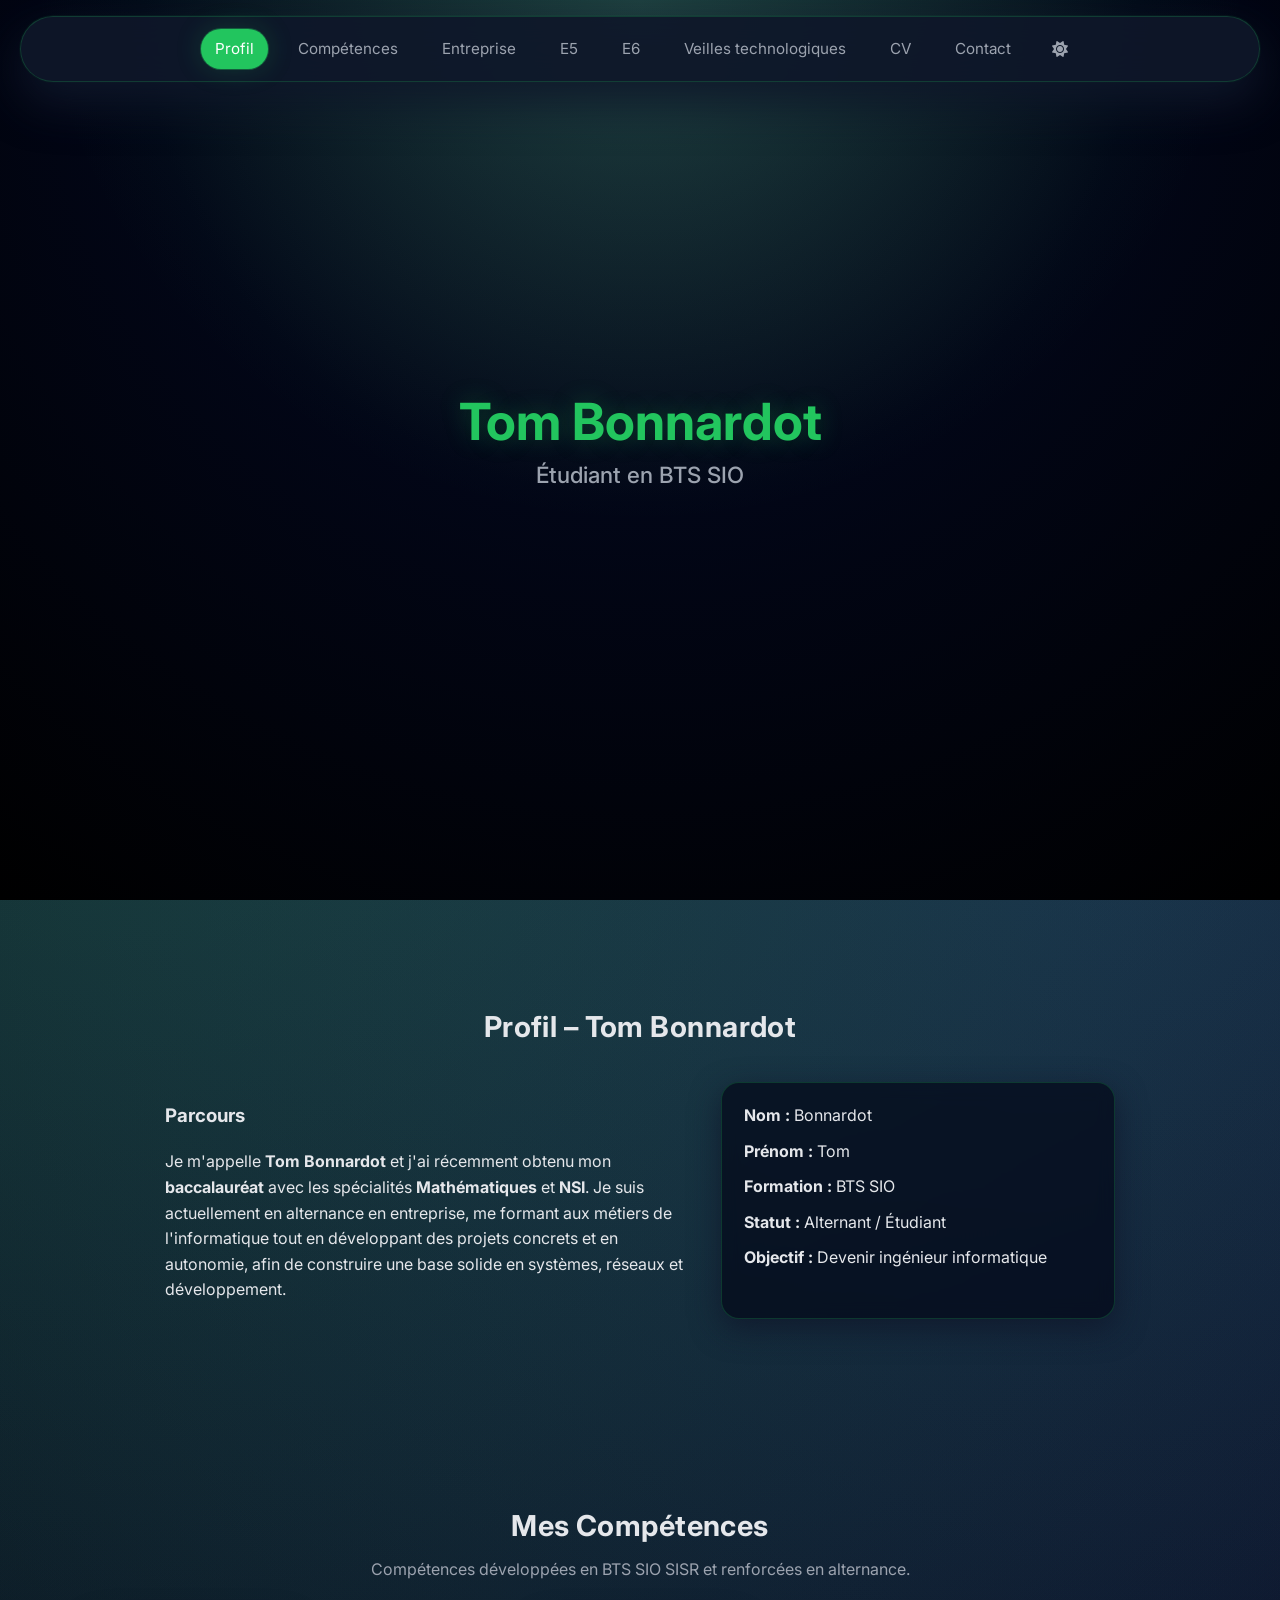
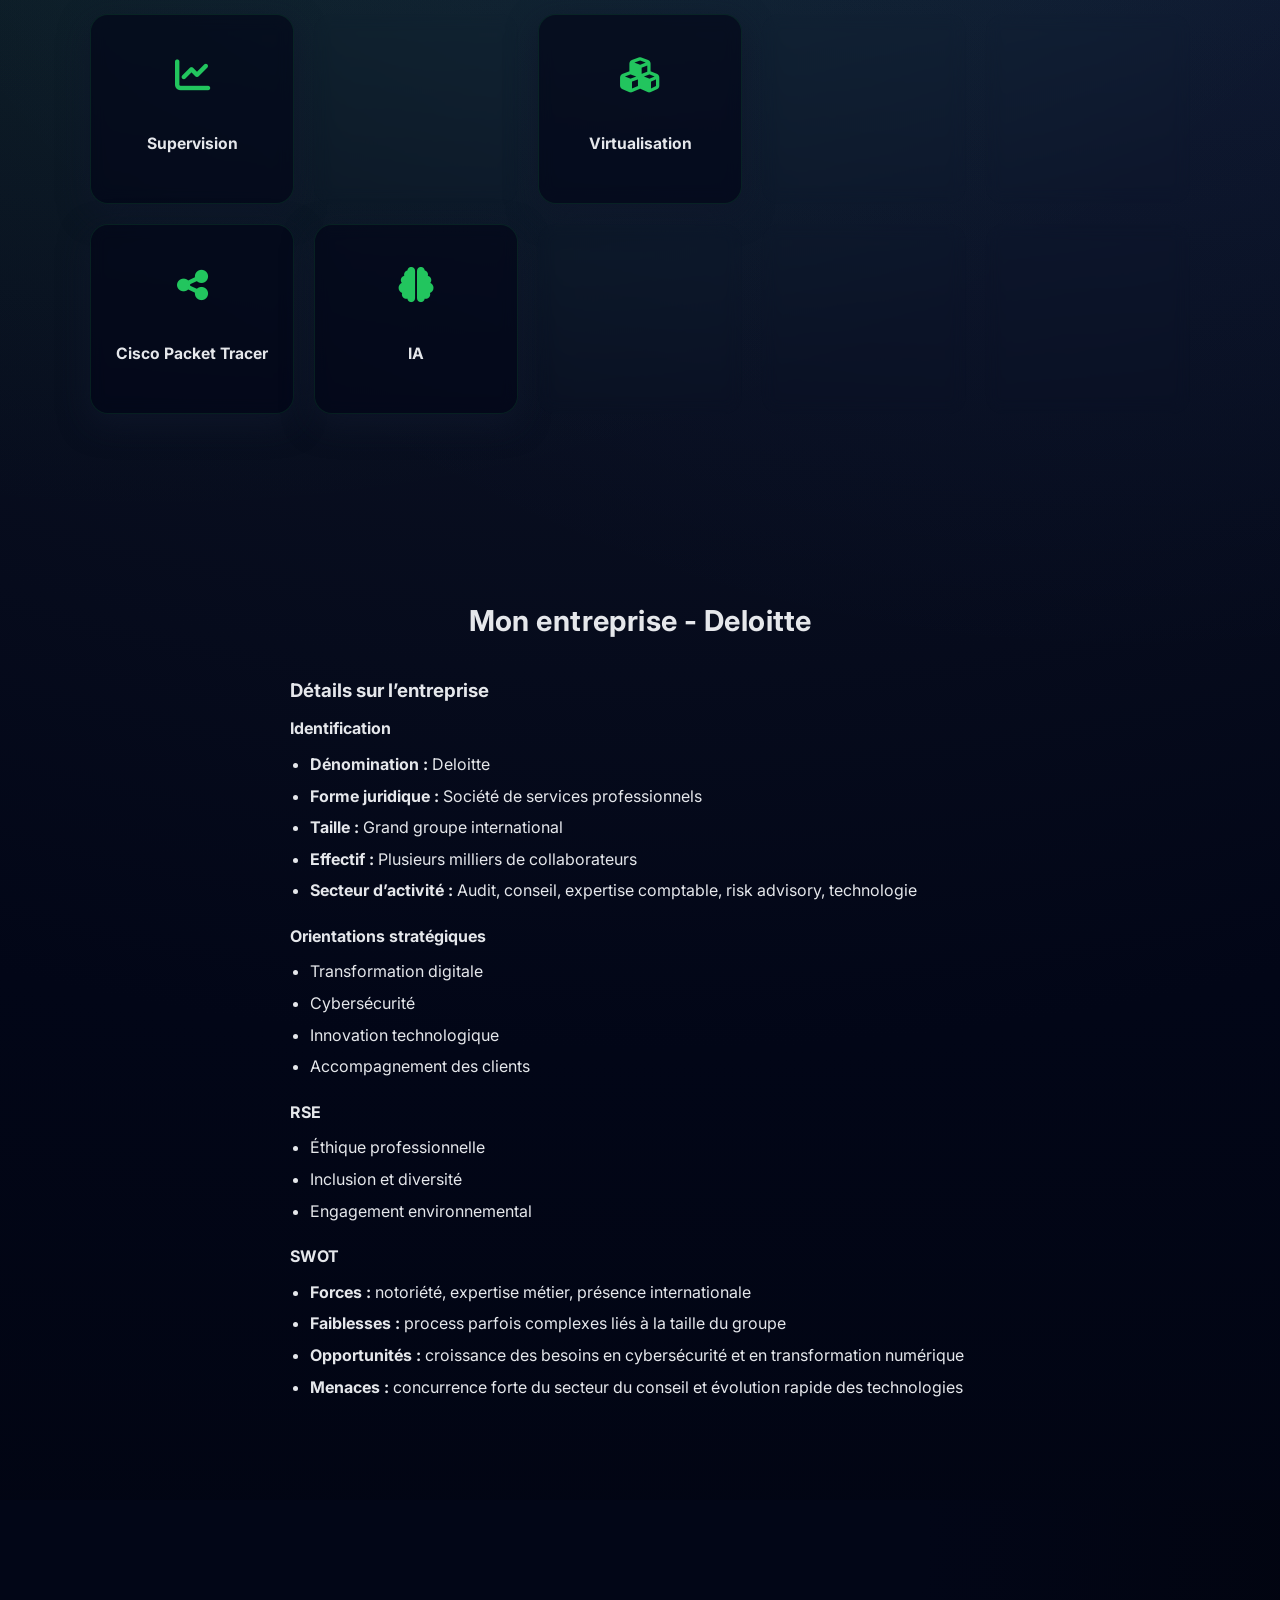
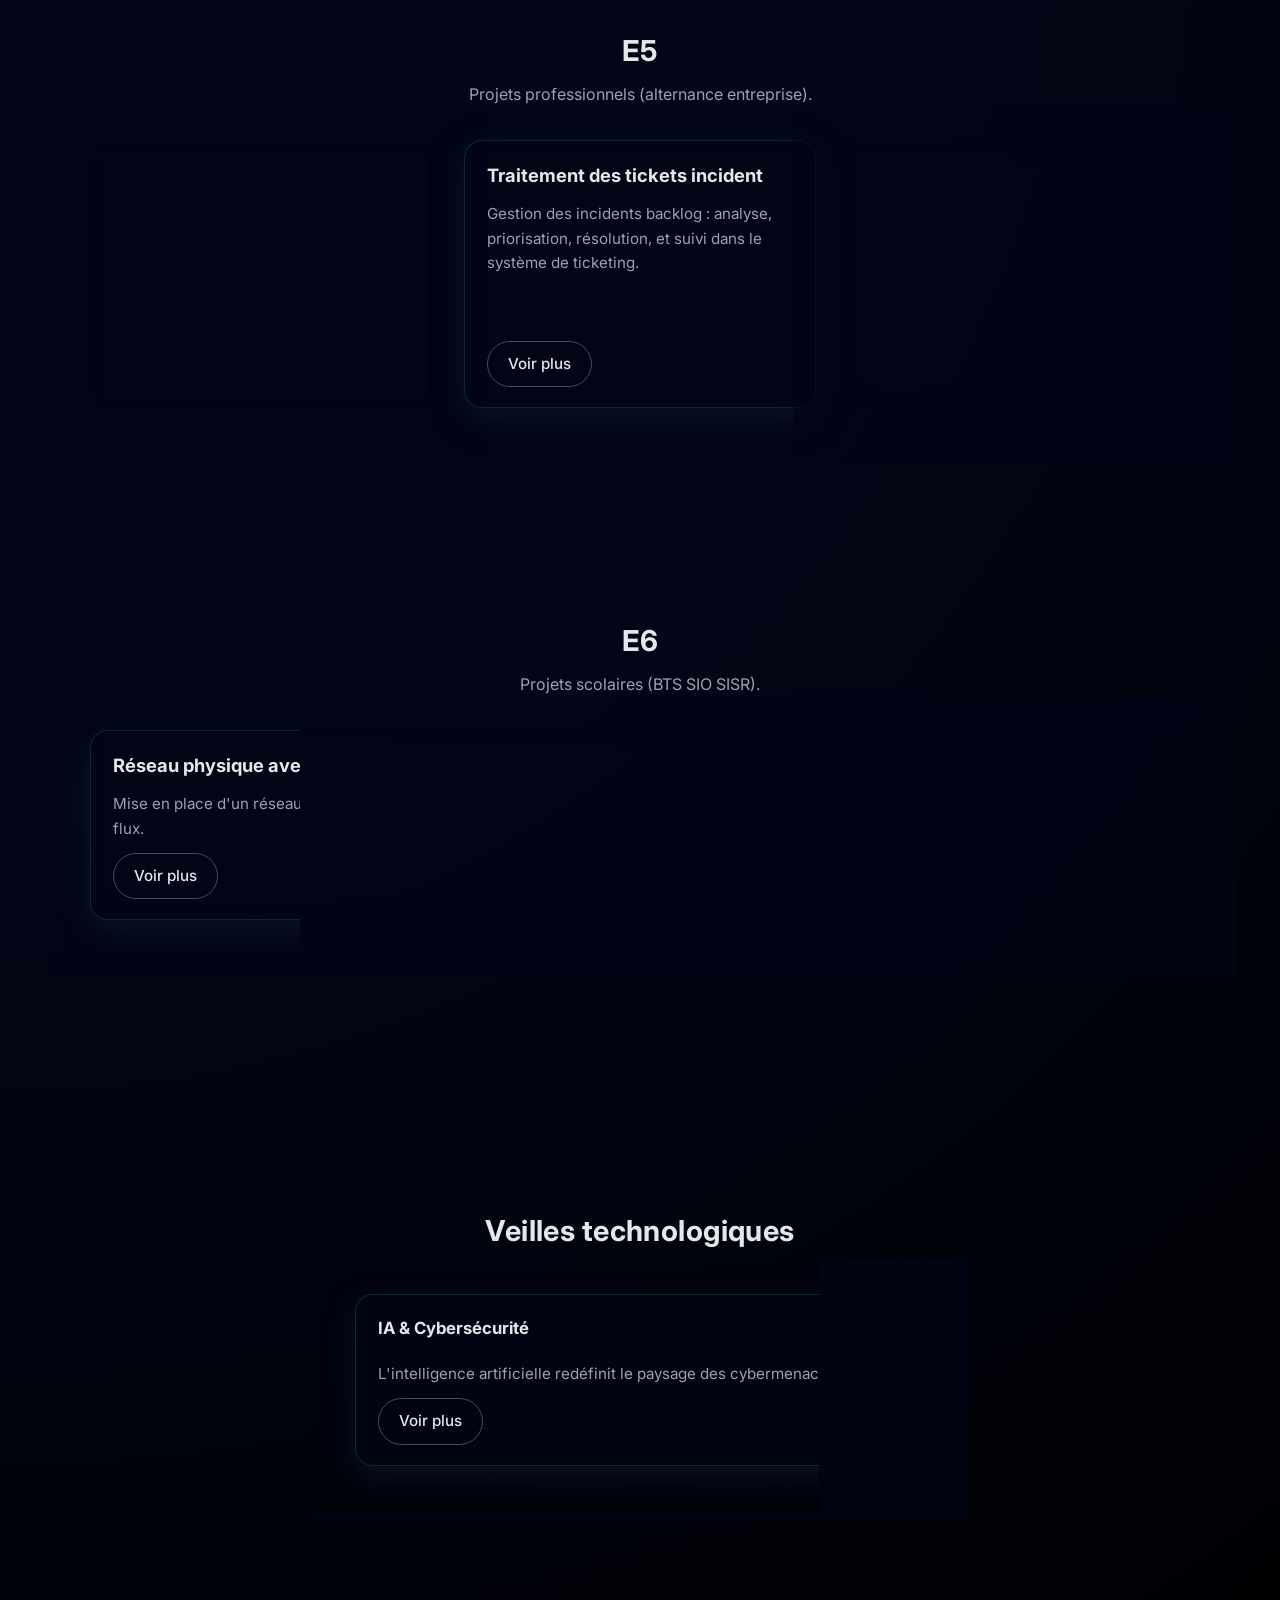
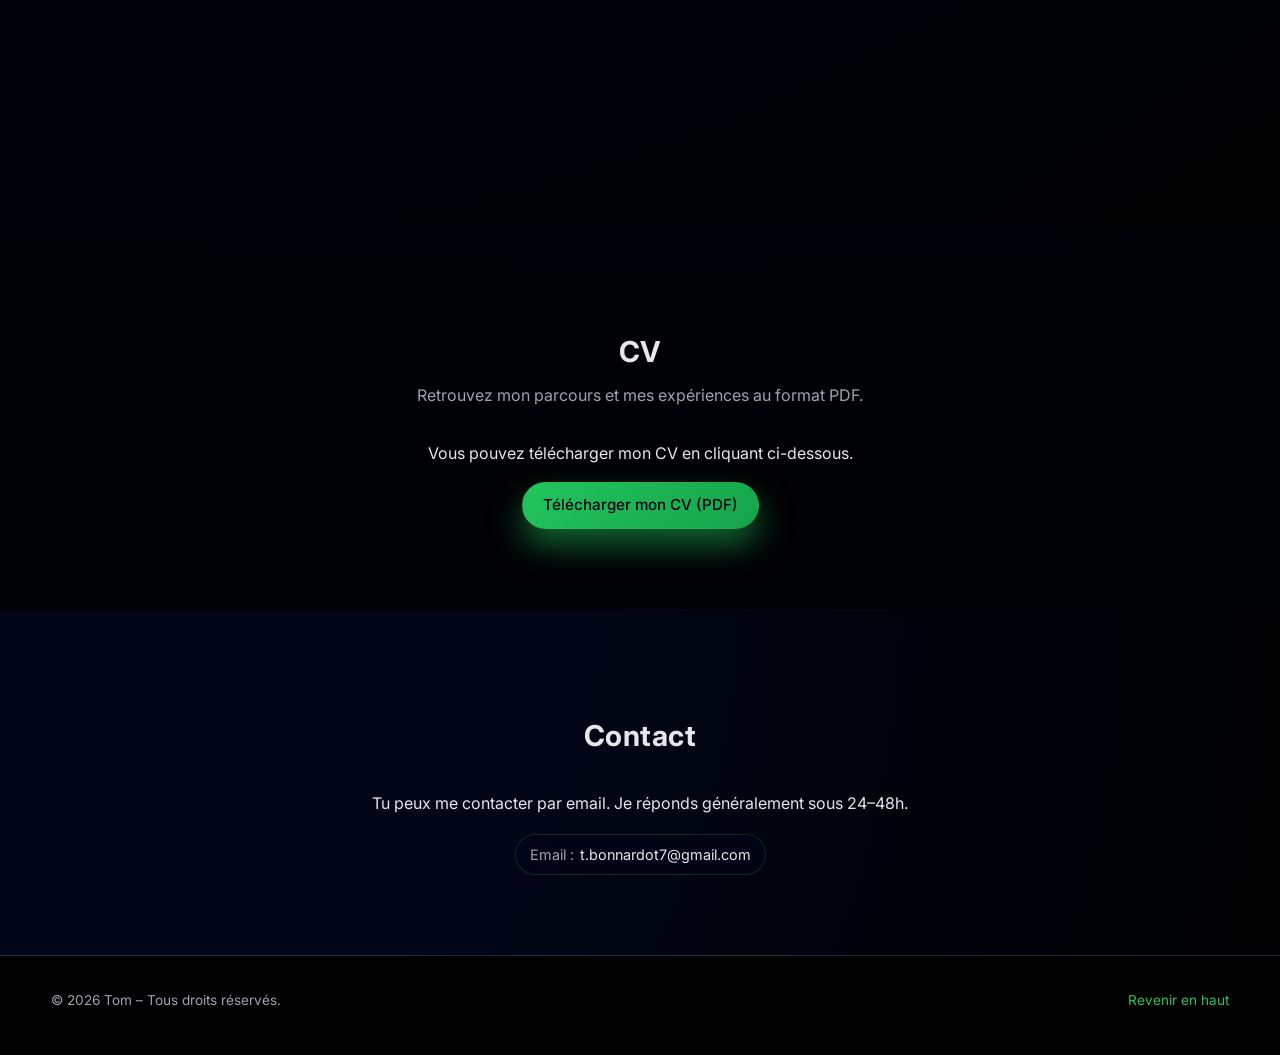
<file: index.html>
<!DOCTYPE html>
<html lang="fr">
<head>
  <meta charset="UTF-8" />
  <meta name="viewport" content="width=device-width, initial-scale=1.0" />
  <title>Tom Bonnardot</title>
  <link rel="stylesheet" href="styles.css" />
  <link rel="preconnect" href="https://fonts.googleapis.com">
  <link rel="preconnect" href="https://fonts.gstatic.com" crossorigin>
  <link href="https://fonts.googleapis.com/css2?family=Inter:wght@300;400;600;800&display=swap" rel="stylesheet">
  <link rel="stylesheet" href="https://cdnjs.cloudflare.com/ajax/libs/font-awesome/6.5.2/css/all.min.css">
</head>
<body>
  <header class="hero" id="top">
    <nav class="navbar">
      <ul class="nav-links">
        <li><a href="#about">Profil</a></li>
        <li><a href="#skills">Compétences</a></li>
        <li><a href="#entreprise">Entreprise</a></li>
        <li><a href="#projects-pro">E5</a></li>
        <li><a href="#projects-scolaires">E6</a></li>
        <li><a href="#veille">Veilles technologiques</a></li>
        <li><a href="#cv">CV</a></li>
        <li><a href="#contact">Contact</a></li>
        <li><button id="theme-toggle" class="theme-toggle" type="button" aria-label="Activer le mode clair"><i class="fa-solid fa-sun" aria-hidden="true"></i></button></li>
      </ul>
    </nav>

    <div class="hero-content">
      <div class="hero-text">
        <!-- Remplace par ton nom et ton titre -->
        <h1><span>Tom Bonnardot</span></h1>
        <h2>Étudiant en BTS SIO</h2>
      </div>

    </div>
  </header>

  <main>
    <!-- SECTION MON PROFIL -->
    <section id="about" class="section">
      <div class="section-title">
        <h2>Profil – Tom Bonnardot</h2>
      </div>
      <div class="about-grid">
        <div>
          <h3>Parcours</h3>
          <p>
            Je m'appelle <strong>Tom Bonnardot</strong> et j'ai récemment obtenu mon
            <strong>baccalauréat</strong> avec les spécialités <strong>Mathématiques</strong> et <strong>NSI</strong>. 
            Je suis actuellement en alternance en entreprise, me formant aux métiers de l'informatique 
            tout en développant des projets concrets et en autonomie, afin de construire une base solide 
            en systèmes, réseaux et développement.
          </p>

        </div>
        <div class="about-details">
          <ul>
            <li><strong>Nom :</strong> Bonnardot</li>
            <li><strong>Prénom :</strong> Tom</li>

            <li><strong>Formation :</strong> BTS SIO</li>
            <li><strong>Statut :</strong> Alternant / Étudiant</li>
            <li><strong>Objectif :</strong> Devenir ingénieur informatique</li>
          </ul>
        </div>
      </div>
    </section>

    <!-- SECTION COMPÉTENCES -->
    <section id="skills" class="section">
      <div class="section-title">
        <h2>Mes Compétences</h2>
        <p>Compétences développées en BTS SIO SISR et renforcées en alternance.</p>
      </div>

      <div class="skills-grid">
        <article class="skills-card">
          <span class="skill-icon"><i class="fa-solid fa-chart-line"></i></span>
          <h3>Supervision</h3>
        </article>
        <article class="skills-card">
          <span class="skill-icon"><i class="fa-solid fa-ticket"></i></span>
          <h3>Ticketing</h3>
        </article>
        <article class="skills-card">
          <span class="skill-icon"><i class="fa-solid fa-cubes"></i></span>
          <h3>Virtualisation</h3>
        </article>
        <article class="skills-card">
          <span class="skill-icon"><i class="fa-solid fa-users-gear"></i></span>
          <h3>Active Directory</h3>
        </article>
        <article class="skills-card">
          <span class="skill-icon"><i class="fa-solid fa-network-wired"></i></span>
          <h3>TCP/IP & Réseaux</h3>
        </article>
        <article class="skills-card">
          <span class="skill-icon"><i class="fa-solid fa-share-nodes"></i></span>
          <h3>Cisco Packet Tracer</h3>
        </article>
        <article class="skills-card">
          <span class="skill-icon"><i class="fa-solid fa-brain"></i></span>
          <h3>IA</h3>
        </article>
        <article class="skills-card">
          <span class="skill-icon"><i class="fa-brands fa-windows"></i></span>
          <h3>Windows Server</h3>
        </article>
        <article class="skills-card">
          <span class="skill-icon"><i class="fa-brands fa-linux"></i></span>
          <h3>Linux<br>(Ubuntu/Debian)</h3>
        </article>
        <article class="skills-card">
          <span class="skill-icon"><i class="fa-solid fa-code"></i></span>
          <h3>VScode</h3>
        </article>
      </div>
    </section>

    <!-- SECTION ENTREPRISE -->
    <section id="entreprise" class="section">
      <div class="section-title">
        <h2>Mon entreprise - Deloitte</h2>
      </div>

      <div class="contact-content">
        <h3>Détails sur l’entreprise</h3>
        <h4>Identification</h4>
        <ul>
          <li><strong>Dénomination :</strong> Deloitte</li>
          <li><strong>Forme juridique :</strong> Société de services professionnels</li>
          <li><strong>Taille :</strong> Grand groupe international</li>
          <li><strong>Effectif :</strong> Plusieurs milliers de collaborateurs</li>
          <li><strong>Secteur d’activité :</strong> Audit, conseil, expertise comptable, risk advisory, technologie</li>
        </ul>

        <h4>Orientations stratégiques</h4>
        <ul>
          <li>Transformation digitale</li>
          <li>Cybersécurité</li>
          <li>Innovation technologique</li>
          <li>Accompagnement des clients</li>
        </ul>

        <h4>RSE</h4>
        <ul>
          <li>Éthique professionnelle</li>
          <li>Inclusion et diversité</li>
          <li>Engagement environnemental</li>
        </ul>

        <h4>SWOT</h4>
        <ul>
          <li><strong>Forces :</strong> notoriété, expertise métier, présence internationale</li>
          <li><strong>Faiblesses :</strong> process parfois complexes liés à la taille du groupe</li>
          <li><strong>Opportunités :</strong> croissance des besoins en cybersécurité et en transformation numérique</li>
          <li><strong>Menaces :</strong> concurrence forte du secteur du conseil et évolution rapide des technologies</li>
        </ul>
      </div>
    </section>

    <!-- SECTION PROJETS -->
    <section id="projects" class="section section-alt">
      <div class="project-block" id="projects-pro">
        <div class="section-title">
          <h2>E5</h2>
          <p>Projets professionnels (alternance entreprise).</p>
        </div>
        <div class="projects-grid">
          <article class="project-card">
            <h3>Création et gestion de répertoires sécurisés</h3>
            <p>Création/suppression de répertoires, gestion des membres, permissions et gestionnaires sous Active Directory pour sécuriser les données.</p>
            <a href="e5-repertoires-securises.html" class="btn secondary">Voir plus</a>
          </article>
          <article class="project-card">
            <h3>Traitement des tickets incident</h3>
            <p>Gestion des incidents backlog : analyse, priorisation, résolution, et suivi dans le système de ticketing.</p>
            <a href="e5-tickets-incident.html" class="btn secondary">Voir plus</a>
          </article>
          <article class="project-card">
            <h3>Supervision avec WhatsUp Gold</h3>
            <p>Déploiement et configuration de WhatsUp Gold pour la supervision des serveurs et équipements réseau. Monitoring en temps réel, alertes automatiques et rapports de performance.</p>
            <a href="e5-supervision-whatsup-gold.html" class="btn secondary">Voir plus</a>
          </article>
        </div>
      </div>

      <div class="project-block" id="projects-scolaires">
        <div class="section-title">
          <h2>E6</h2>
          <p>Projets scolaires (BTS SIO SISR).</p>
        </div>
        <div class="projects-grid">
          <article class="project-card">
            <h3>Réseau physique avec VLAN et pfSense</h3>
            <p>Mise en place d'un réseau physique avec un switch, une machine cliente, un VLAN dédié et un pare-feu pfSense pour segmenter et sécuriser les flux.</p>
            <a href="e6-cybersecurite-supervision.html" class="btn secondary">Voir plus</a>
          </article>
        </div>
      </div>

      <div class="project-block" id="veille">
        <div class="section-title">
          <h2>Veilles technologiques</h2>
        </div>
        <div class="watch-grid">
          <article class="watch-card">
            <h3>IA & Cybersécurité</h3>
            <p>L'intelligence artificielle redéfinit le paysage des cybermenaces en 2026.</p>
            <a href="ia-cybersecurite.html" class="btn secondary">Voir plus</a>
          </article>
        </div>
      </div>
    </section>

    <!-- SECTION CV -->
    <section id="cv" class="section">
      <div class="section-title">
        <h2>CV</h2>
        <p>Retrouvez mon parcours et mes expériences au format PDF.</p>
      </div>

      <div class="contact-content">
        <p>
          Vous pouvez télécharger mon CV en cliquant ci-dessous.
        </p>
        <div class="hero-actions">
          <a href="cv-tom-bonnardot.pdf" class="btn primary" download target="_blank" rel="noreferrer">
            Télécharger mon CV (PDF)
          </a>
        </div>
      </div>
    </section>

    <!-- SECTION CONTACT -->
    <section id="contact" class="section section-alt">
      <div class="section-title">
        <h2>Contact</h2>
        <p></p>
      </div>

      <div class="contact-content">
        <p>
          Tu peux me contacter par email. Je réponds
          généralement sous 24–48h.
        </p>
        <div class="contact-items">
          <a class="contact-item" href="mailto:t.bonnardot7@gmail.com">
            <span>Email :</span> t.bonnardot7@gmail.com
          </a>
        </div>
      </div>
    </section>
  </main>

  <footer class="footer">
    <p>© <span id="year"></span> Tom – Tous droits réservés.</p>
    <a href="#top">Revenir en haut</a>
  </footer>

  <script>
    // Met automatiquement l'année actuelle dans le footer
    document.getElementById('year').textContent = new Date().getFullYear();

    const themeToggle = document.getElementById('theme-toggle');
    const savedTheme = localStorage.getItem('theme');
    const initialTheme = savedTheme === 'light' ? 'light' : 'dark';

    const applyTheme = (theme) => {
      document.documentElement.setAttribute('data-theme', theme);
      if (themeToggle) {
        themeToggle.innerHTML = theme === 'light'
          ? '<i class="fa-solid fa-moon" aria-hidden="true"></i>'
          : '<i class="fa-solid fa-sun" aria-hidden="true"></i>';
        themeToggle.setAttribute('aria-label', theme === 'light' ? 'Activer le mode sombre' : 'Activer le mode clair');
      }
    };

    applyTheme(initialTheme);

    if (themeToggle) {
      themeToggle.addEventListener('click', () => {
        const currentTheme = document.documentElement.getAttribute('data-theme') || 'dark';
        const nextTheme = currentTheme === 'dark' ? 'light' : 'dark';
        applyTheme(nextTheme);
        localStorage.setItem('theme', nextTheme);
      });
    }

    const navLinks = Array.from(document.querySelectorAll('.nav-links a[href^="#"]'));
    const scrollSpyRatio = 0.35;

    const navItems = navLinks
      .map((link) => {
        const targetId = link.getAttribute('href');
        const target = targetId ? document.querySelector(targetId) : null;
        return target ? { link, target } : null;
      })
      .filter(Boolean);

    const setActiveLink = (activeLink) => {
      navLinks.forEach((item) => item.classList.remove('active'));
      if (activeLink) {
        activeLink.classList.add('active');
      }
    };

    const updateActiveOnScroll = () => {
      const marker = window.scrollY + (window.innerHeight * scrollSpyRatio);
      let current = navItems[0] || null;

      navItems.forEach((item) => {
        if (item.target.offsetTop <= marker) {
          current = item;
        }
      });

      setActiveLink(current ? current.link : null);
    };

    navItems.forEach(({ link, target }) => {
      link.addEventListener('click', (event) => {
        event.preventDefault();

        const targetTop = target.getBoundingClientRect().top + window.scrollY;
        const navbar = document.querySelector('.navbar');
        const navbarRect = navbar ? navbar.getBoundingClientRect() : null;
        const navbarOffset = navbarRect ? (navbarRect.height + navbarRect.top + 10) : 80;
        const rawTop = targetTop - navbarOffset;
        const maxScrollTop = document.documentElement.scrollHeight - window.innerHeight;
        const finalTop = Math.min(Math.max(0, rawTop), Math.max(0, maxScrollTop));

        window.scrollTo({
          top: finalTop,
          behavior: 'smooth'
        });
      });
    });

    window.addEventListener('scroll', updateActiveOnScroll, { passive: true });
    window.addEventListener('resize', updateActiveOnScroll);
    updateActiveOnScroll();
  </script>
</body>
</html>
</file>
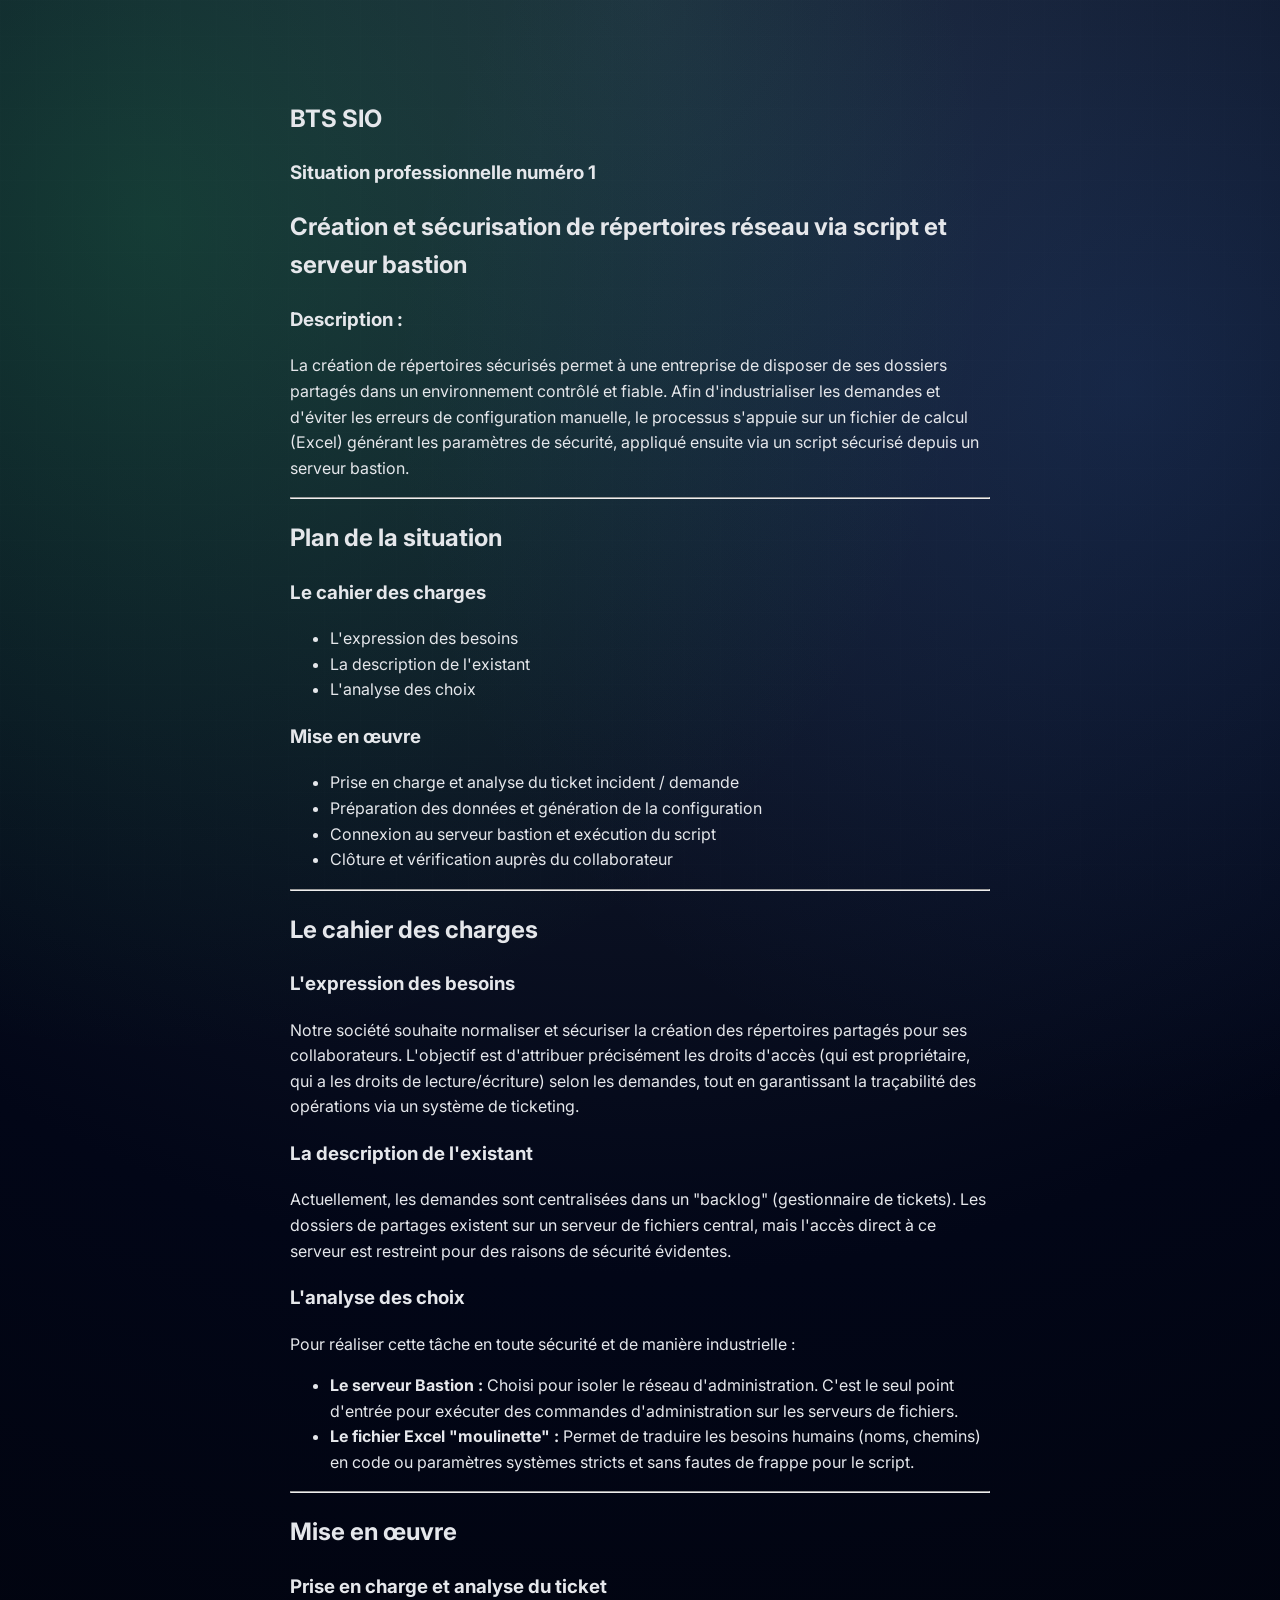
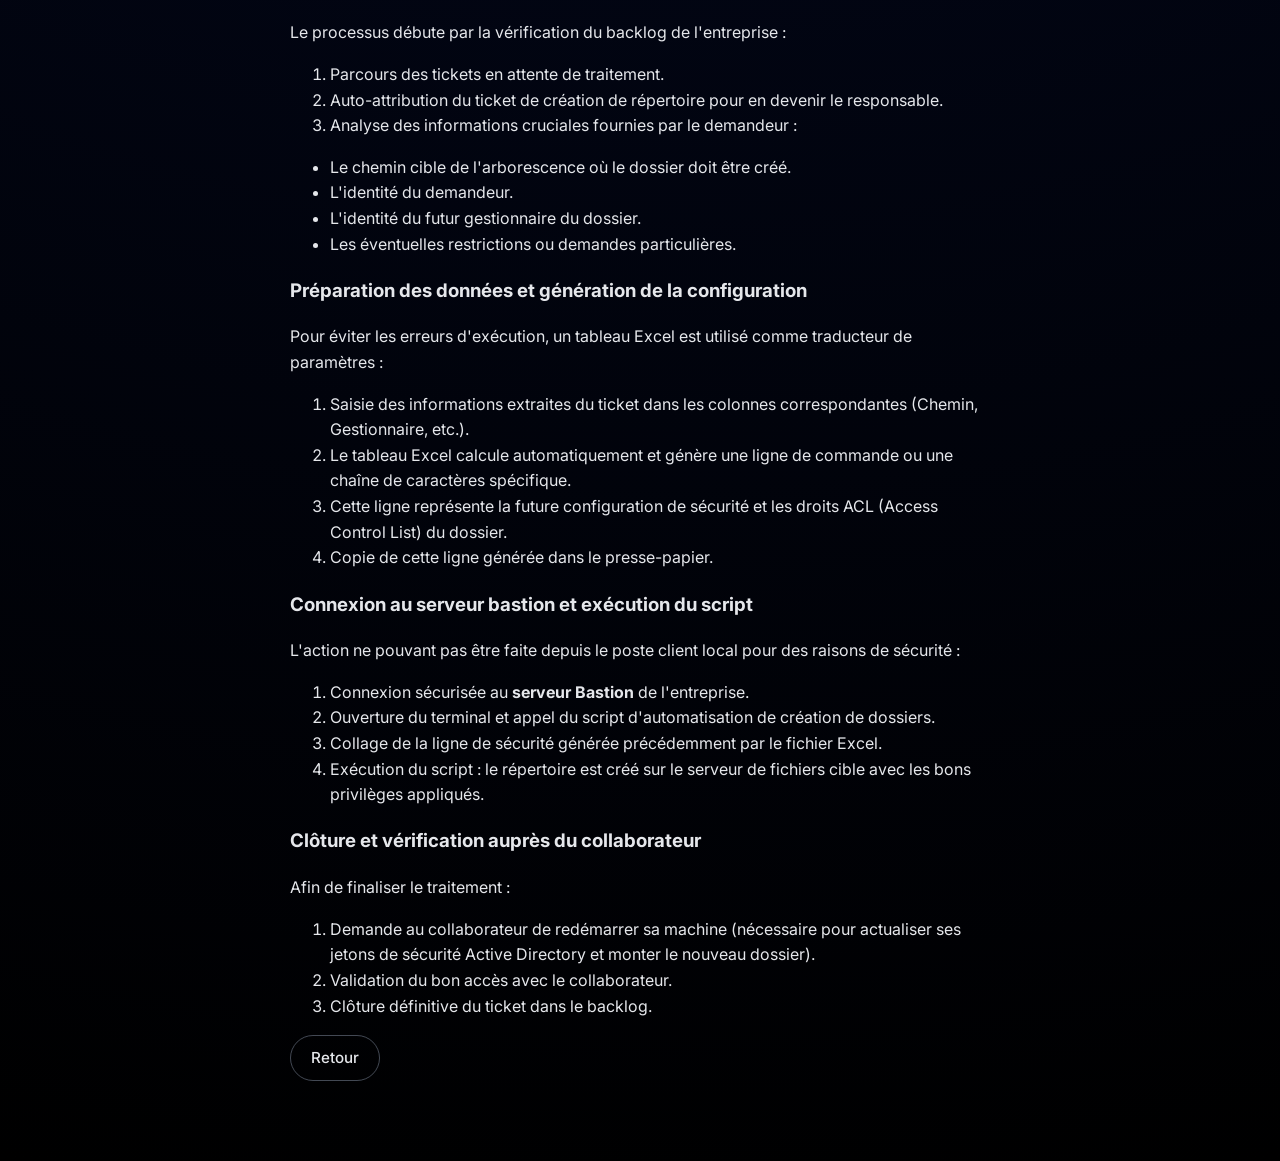
<file: e5-repertoires-securises.html>
<!DOCTYPE html>
<html lang="fr">
<head>
  <meta charset="UTF-8" />
  <meta name="viewport" content="width=device-width, initial-scale=1.0" />
  <script>
    (function () {
      const savedTheme = localStorage.getItem('theme');
      document.documentElement.setAttribute('data-theme', savedTheme === 'light' ? 'light' : 'dark');
    })();
  </script>
  <title>E5 - Répertoires sécurisés</title>
  <link rel="stylesheet" href="styles.css" />
  <link rel="preconnect" href="https://fonts.googleapis.com">
  <link rel="preconnect" href="https://fonts.gstatic.com" crossorigin>
  <link href="https://fonts.googleapis.com/css2?family=Inter:wght@300;400;600;800&display=swap" rel="stylesheet">
</head>
<body>
  <main>
    <section class="section">
      <div class="contact-content" style="text-align:left;">
        <h2>BTS SIO</h2>
        <h3>Situation professionnelle numéro 1</h3>

        <h2>Création et sécurisation de répertoires réseau via script et serveur bastion</h2>

        <h3>Description :</h3>
        <p>
          La création de répertoires sécurisés permet à une entreprise de disposer de ses dossiers
          partagés dans un environnement contrôlé et fiable. Afin d'industrialiser les demandes et
          d'éviter les erreurs de configuration manuelle, le processus s'appuie sur un fichier de calcul
          (Excel) générant les paramètres de sécurité, appliqué ensuite via un script sécurisé depuis un
          serveur bastion.
        </p>

        <hr>

        <h2>Plan de la situation</h2>
        <h3>Le cahier des charges</h3>
        <ul>
          <li>L'expression des besoins</li>
          <li>La description de l'existant</li>
          <li>L'analyse des choix</li>
        </ul>
        <h3>Mise en œuvre</h3>
        <ul>
          <li>Prise en charge et analyse du ticket incident / demande</li>
          <li>Préparation des données et génération de la configuration</li>
          <li>Connexion au serveur bastion et exécution du script</li>
          <li>Clôture et vérification auprès du collaborateur</li>
        </ul>

        <hr>

        <h2>Le cahier des charges</h2>

        <h3>L'expression des besoins</h3>
        <p>
          Notre société souhaite normaliser et sécuriser la création des répertoires partagés pour ses
          collaborateurs. L'objectif est d'attribuer précisément les droits d'accès (qui est propriétaire,
          qui a les droits de lecture/écriture) selon les demandes, tout en garantissant la traçabilité des
          opérations via un système de ticketing.
        </p>

        <h3>La description de l'existant</h3>
        <p>
          Actuellement, les demandes sont centralisées dans un "backlog" (gestionnaire de tickets). Les
          dossiers de partages existent sur un serveur de fichiers central, mais l'accès direct à ce
          serveur est restreint pour des raisons de sécurité évidentes.
        </p>

        <h3>L'analyse des choix</h3>
        <p>Pour réaliser cette tâche en toute sécurité et de manière industrielle :</p>
        <ul>
          <li><strong>Le serveur Bastion :</strong> Choisi pour isoler le réseau d'administration. C'est le seul point d'entrée pour exécuter des commandes d'administration sur les serveurs de fichiers.</li>
          <li><strong>Le fichier Excel "moulinette" :</strong> Permet de traduire les besoins humains (noms, chemins) en code ou paramètres systèmes stricts et sans fautes de frappe pour le script.</li>
        </ul>

        <hr>

        <h2>Mise en œuvre</h2>

        <h3>Prise en charge et analyse du ticket</h3>
        <p>Le processus débute par la vérification du backlog de l'entreprise :</p>
        <ol>
          <li>Parcours des tickets en attente de traitement.</li>
          <li>Auto-attribution du ticket de création de répertoire pour en devenir le responsable.</li>
          <li>Analyse des informations cruciales fournies par le demandeur :</li>
        </ol>
        <ul>
          <li>Le chemin cible de l'arborescence où le dossier doit être créé.</li>
          <li>L'identité du demandeur.</li>
          <li>L'identité du futur gestionnaire du dossier.</li>
          <li>Les éventuelles restrictions ou demandes particulières.</li>
        </ul>

        <h3>Préparation des données et génération de la configuration</h3>
        <p>Pour éviter les erreurs d'exécution, un tableau Excel est utilisé comme traducteur de paramètres :</p>
        <ol>
          <li>Saisie des informations extraites du ticket dans les colonnes correspondantes (Chemin, Gestionnaire, etc.).</li>
          <li>Le tableau Excel calcule automatiquement et génère une ligne de commande ou une chaîne de caractères spécifique.</li>
          <li>Cette ligne représente la future configuration de sécurité et les droits ACL (Access Control List) du dossier.</li>
          <li>Copie de cette ligne générée dans le presse-papier.</li>
        </ol>

        <h3>Connexion au serveur bastion et exécution du script</h3>
        <p>L'action ne pouvant pas être faite depuis le poste client local pour des raisons de sécurité :</p>
        <ol>
          <li>Connexion sécurisée au <strong>serveur Bastion</strong> de l'entreprise.</li>
          <li>Ouverture du terminal et appel du script d'automatisation de création de dossiers.</li>
          <li>Collage de la ligne de sécurité générée précédemment par le fichier Excel.</li>
          <li>Exécution du script : le répertoire est créé sur le serveur de fichiers cible avec les bons privilèges appliqués.</li>
        </ol>

        <h3>Clôture et vérification auprès du collaborateur</h3>
        <p>Afin de finaliser le traitement :</p>
        <ol>
          <li>Demande au collaborateur de redémarrer sa machine (nécessaire pour actualiser ses jetons de sécurité Active Directory et monter le nouveau dossier).</li>
          <li>Validation du bon accès avec le collaborateur.</li>
          <li>Clôture définitive du ticket dans le backlog.</li>
        </ol>

        <a href="index.html#projects-pro" class="btn secondary">Retour</a>
      </div>
    </section>
  </main>
</body>
</html>
</file>
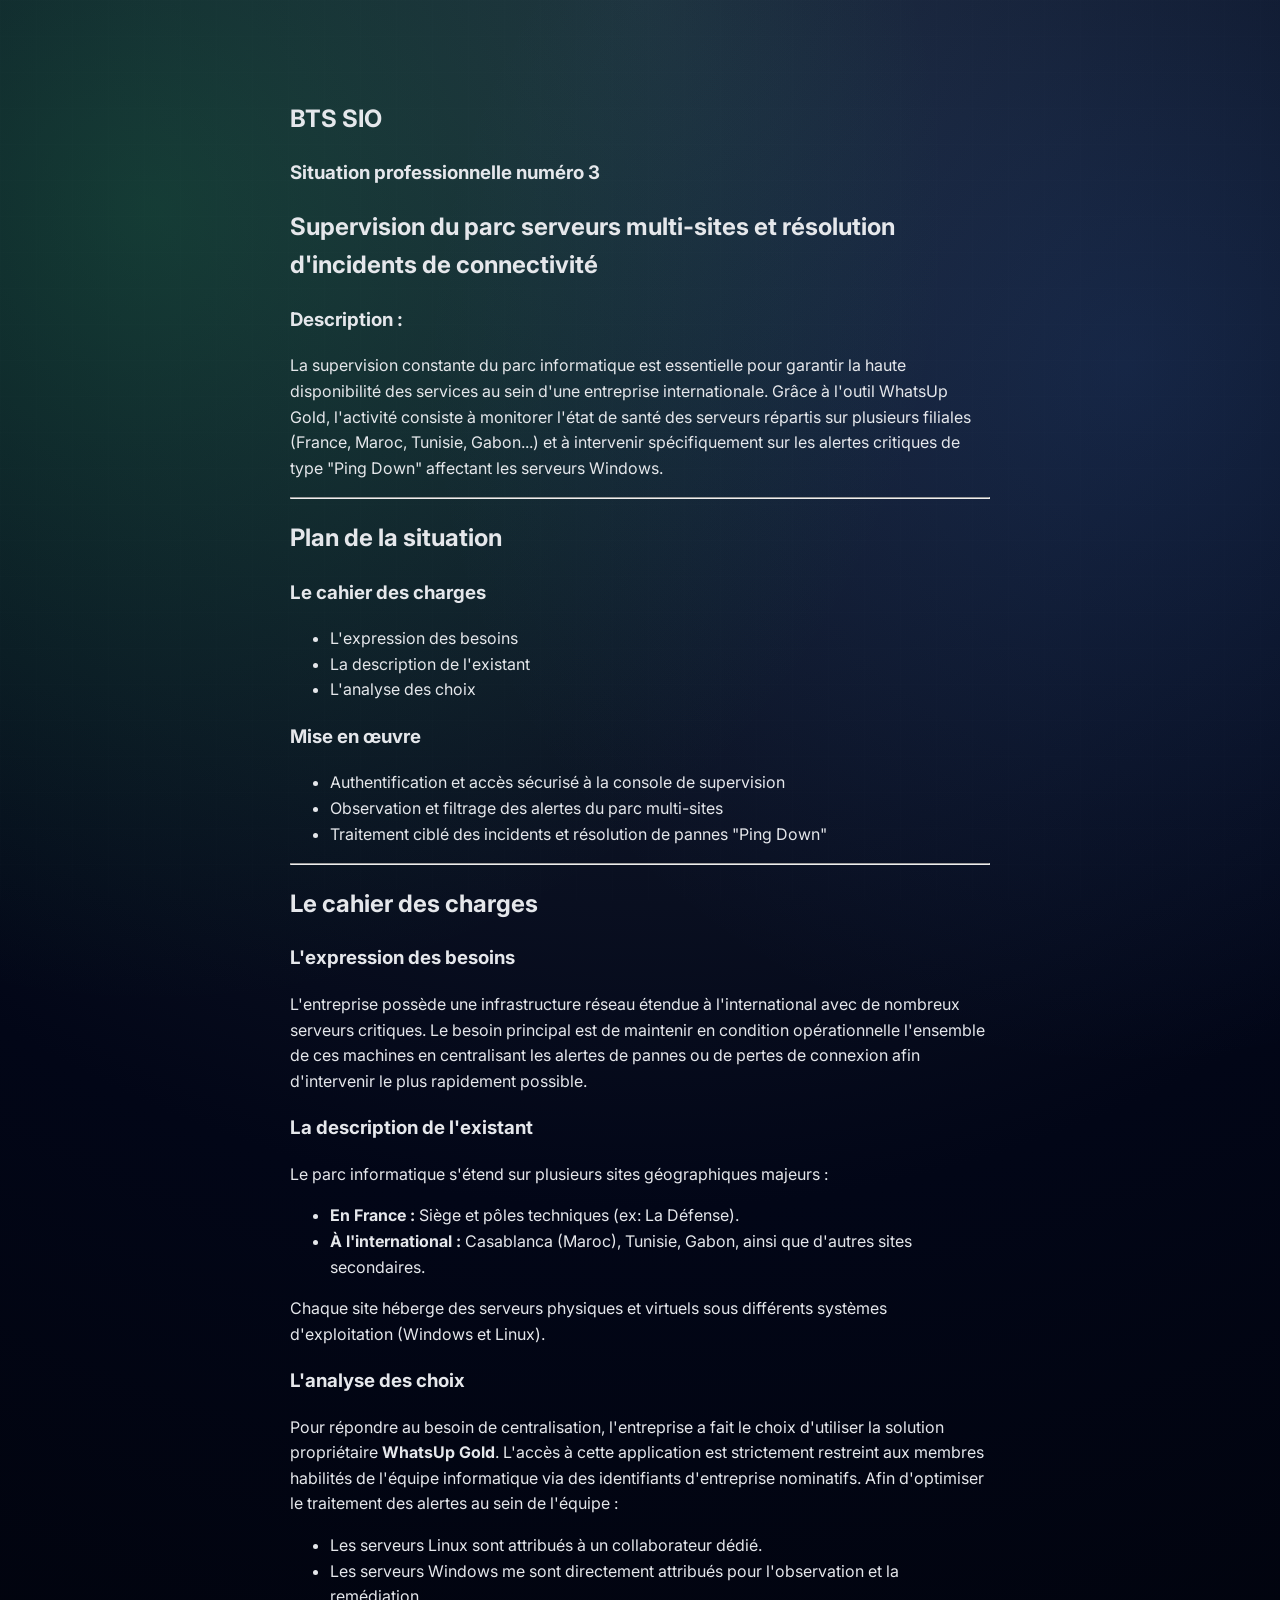
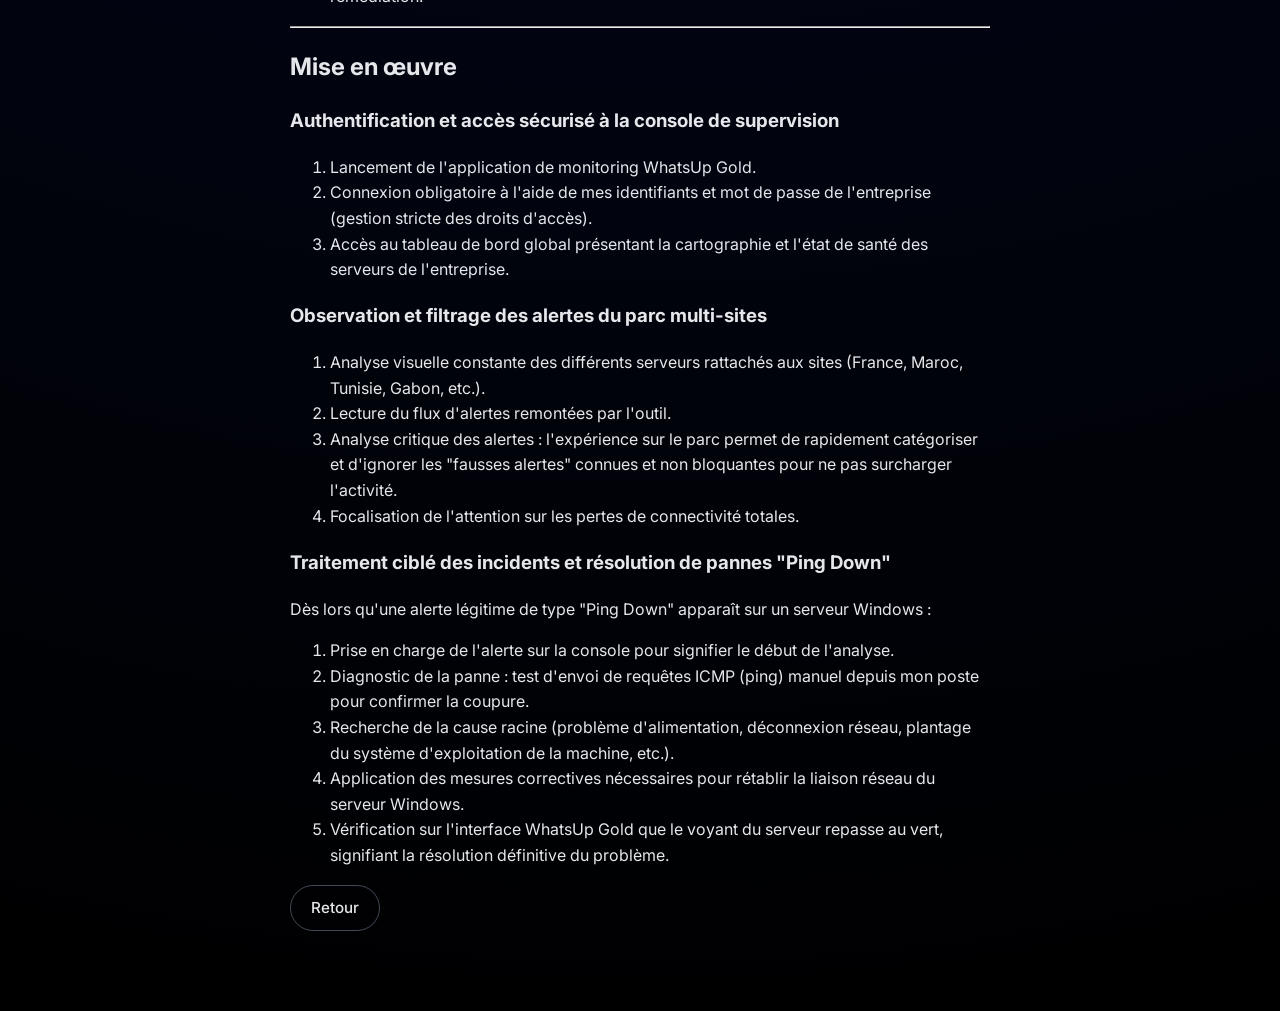
<file: e5-supervision-whatsup-gold.html>
<!DOCTYPE html>
<html lang="fr">
<head>
  <meta charset="UTF-8" />
  <meta name="viewport" content="width=device-width, initial-scale=1.0" />
  <script>
    (function () {
      const savedTheme = localStorage.getItem('theme');
      document.documentElement.setAttribute('data-theme', savedTheme === 'light' ? 'light' : 'dark');
    })();
  </script>
  <title>E5 - Supervision avec WhatsUp Gold</title>
  <link rel="stylesheet" href="styles.css" />
  <link rel="preconnect" href="https://fonts.googleapis.com">
  <link rel="preconnect" href="https://fonts.gstatic.com" crossorigin>
  <link href="https://fonts.googleapis.com/css2?family=Inter:wght@300;400;600;800&display=swap" rel="stylesheet">
</head>
<body>
  <main>
    <section class="section">
      <div class="contact-content" style="text-align:left;">
        <h2>BTS SIO</h2>
        <h3>Situation professionnelle numéro 3</h3>

        <h2>Supervision du parc serveurs multi-sites et résolution d'incidents de connectivité</h2>

        <h3>Description :</h3>
        <p>
          La supervision constante du parc informatique est essentielle pour garantir la haute
          disponibilité des services au sein d'une entreprise internationale. Grâce à l'outil WhatsUp Gold,
          l'activité consiste à monitorer l'état de santé des serveurs répartis sur plusieurs filiales (France,
          Maroc, Tunisie, Gabon...) et à intervenir spécifiquement sur les alertes critiques de type "Ping
          Down" affectant les serveurs Windows.
        </p>

        <hr>

        <h2>Plan de la situation</h2>
        <h3>Le cahier des charges</h3>
        <ul>
          <li>L'expression des besoins</li>
          <li>La description de l'existant</li>
          <li>L'analyse des choix</li>
        </ul>

        <h3>Mise en œuvre</h3>
        <ul>
          <li>Authentification et accès sécurisé à la console de supervision</li>
          <li>Observation et filtrage des alertes du parc multi-sites</li>
          <li>Traitement ciblé des incidents et résolution de pannes "Ping Down"</li>
        </ul>

        <hr>

        <h2>Le cahier des charges</h2>

        <h3>L'expression des besoins</h3>
        <p>
          L'entreprise possède une infrastructure réseau étendue à l'international avec de nombreux
          serveurs critiques. Le besoin principal est de maintenir en condition opérationnelle l'ensemble
          de ces machines en centralisant les alertes de pannes ou de pertes de connexion afin
          d'intervenir le plus rapidement possible.
        </p>

        <h3>La description de l'existant</h3>
        <p>Le parc informatique s'étend sur plusieurs sites géographiques majeurs :</p>
        <ul>
          <li><strong>En France :</strong> Siège et pôles techniques (ex: La Défense).</li>
          <li><strong>À l'international :</strong> Casablanca (Maroc), Tunisie, Gabon, ainsi que d'autres sites secondaires.</li>
        </ul>
        <p>
          Chaque site héberge des serveurs physiques et virtuels sous différents systèmes
          d'exploitation (Windows et Linux).
        </p>

        <h3>L'analyse des choix</h3>
        <p>
          Pour répondre au besoin de centralisation, l'entreprise a fait le choix d'utiliser la solution
          propriétaire <strong>WhatsUp Gold</strong>. L'accès à cette application est strictement restreint aux membres
          habilités de l'équipe informatique via des identifiants d'entreprise nominatifs. Afin d'optimiser le
          traitement des alertes au sein de l'équipe :
        </p>
        <ul>
          <li>Les serveurs Linux sont attribués à un collaborateur dédié.</li>
          <li>Les serveurs Windows me sont directement attribués pour l'observation et la remédiation.</li>
        </ul>

        <hr>

        <h2>Mise en œuvre</h2>

        <h3>Authentification et accès sécurisé à la console de supervision</h3>
        <ol>
          <li>Lancement de l'application de monitoring WhatsUp Gold.</li>
          <li>Connexion obligatoire à l'aide de mes identifiants et mot de passe de l'entreprise (gestion stricte des droits d'accès).</li>
          <li>Accès au tableau de bord global présentant la cartographie et l'état de santé des serveurs de l'entreprise.</li>
        </ol>

        <h3>Observation et filtrage des alertes du parc multi-sites</h3>
        <ol>
          <li>Analyse visuelle constante des différents serveurs rattachés aux sites (France, Maroc, Tunisie, Gabon, etc.).</li>
          <li>Lecture du flux d'alertes remontées par l'outil.</li>
          <li>Analyse critique des alertes : l'expérience sur le parc permet de rapidement catégoriser et d'ignorer les "fausses alertes" connues et non bloquantes pour ne pas surcharger l'activité.</li>
          <li>Focalisation de l'attention sur les pertes de connectivité totales.</li>
        </ol>

        <h3>Traitement ciblé des incidents et résolution de pannes "Ping Down"</h3>
        <p>Dès lors qu'une alerte légitime de type "Ping Down" apparaît sur un serveur Windows :</p>
        <ol>
          <li>Prise en charge de l'alerte sur la console pour signifier le début de l'analyse.</li>
          <li>Diagnostic de la panne : test d'envoi de requêtes ICMP (ping) manuel depuis mon poste pour confirmer la coupure.</li>
          <li>Recherche de la cause racine (problème d'alimentation, déconnexion réseau, plantage du système d'exploitation de la machine, etc.).</li>
          <li>Application des mesures correctives nécessaires pour rétablir la liaison réseau du serveur Windows.</li>
          <li>Vérification sur l'interface WhatsUp Gold que le voyant du serveur repasse au vert, signifiant la résolution définitive du problème.</li>
        </ol>

        <a href="index.html#projects-pro" class="btn secondary">Retour</a>
      </div>
    </section>
  </main>
</body>
</html>
</file>
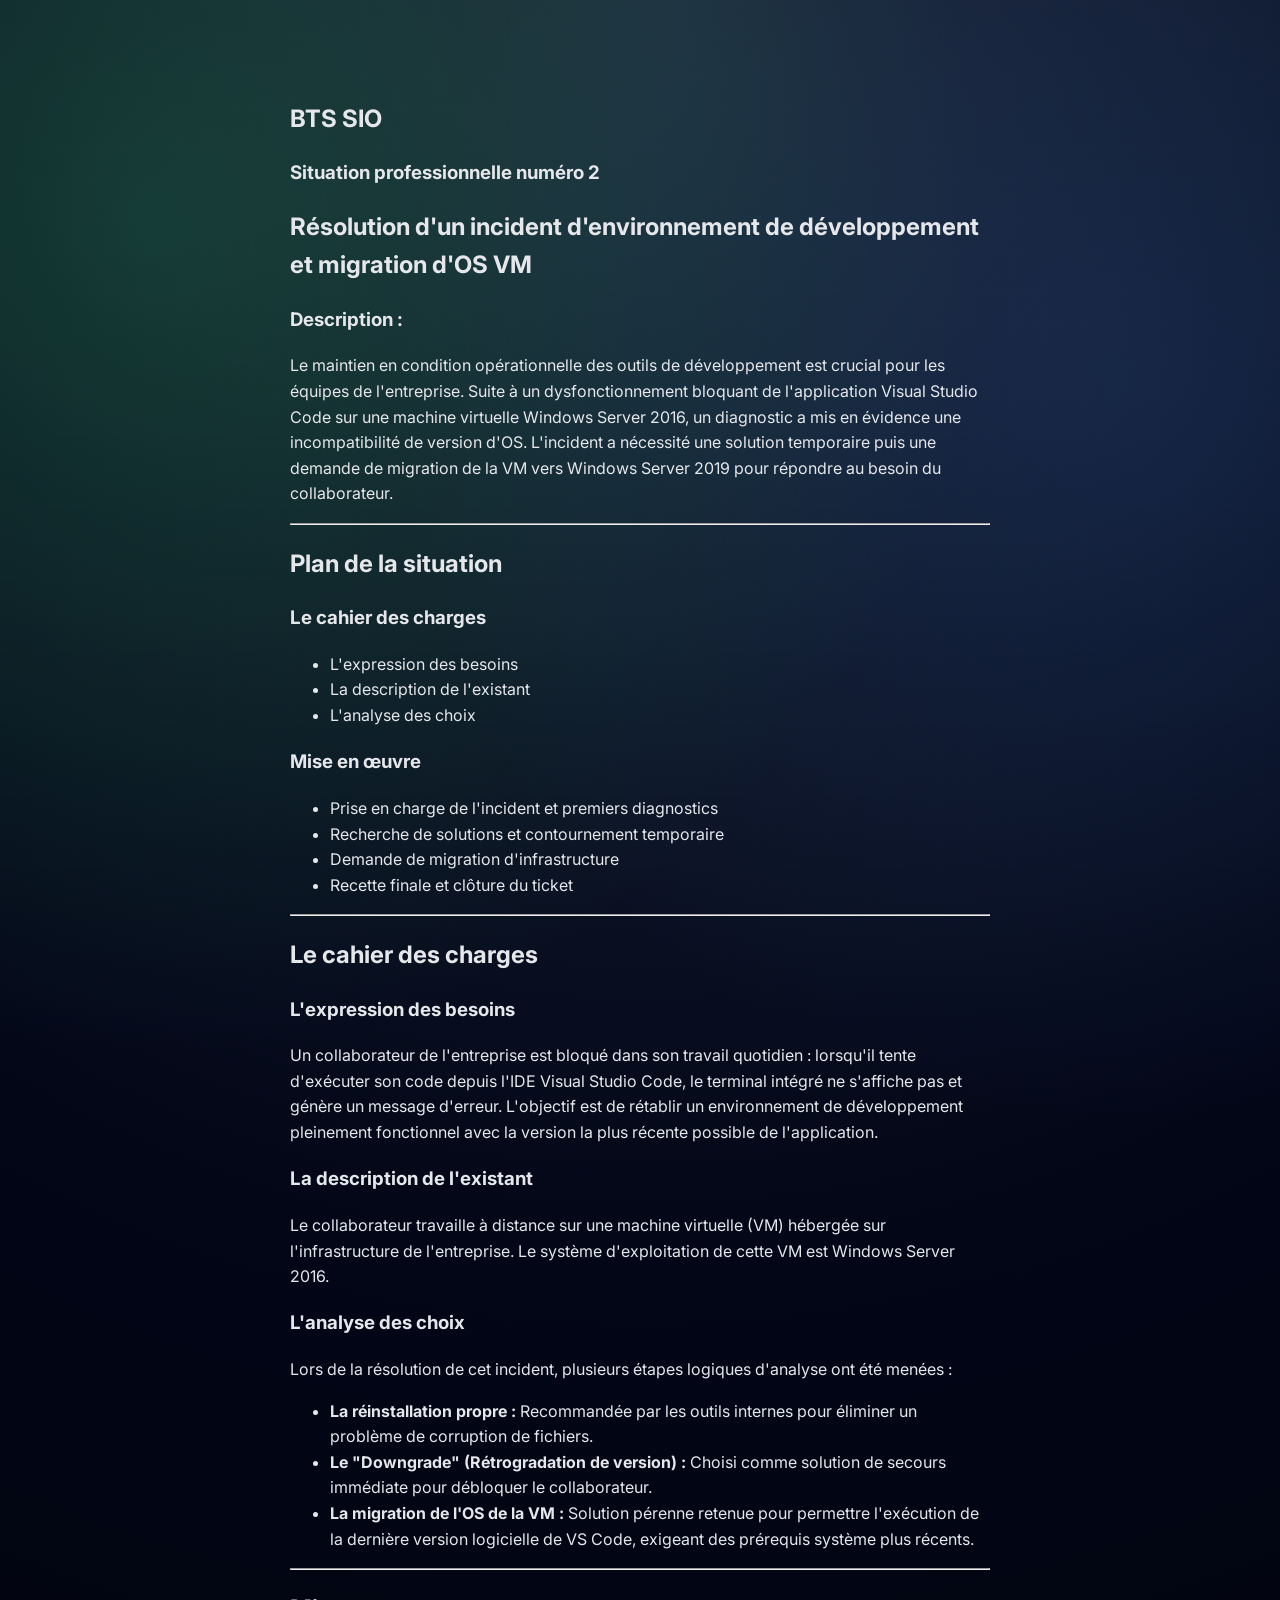
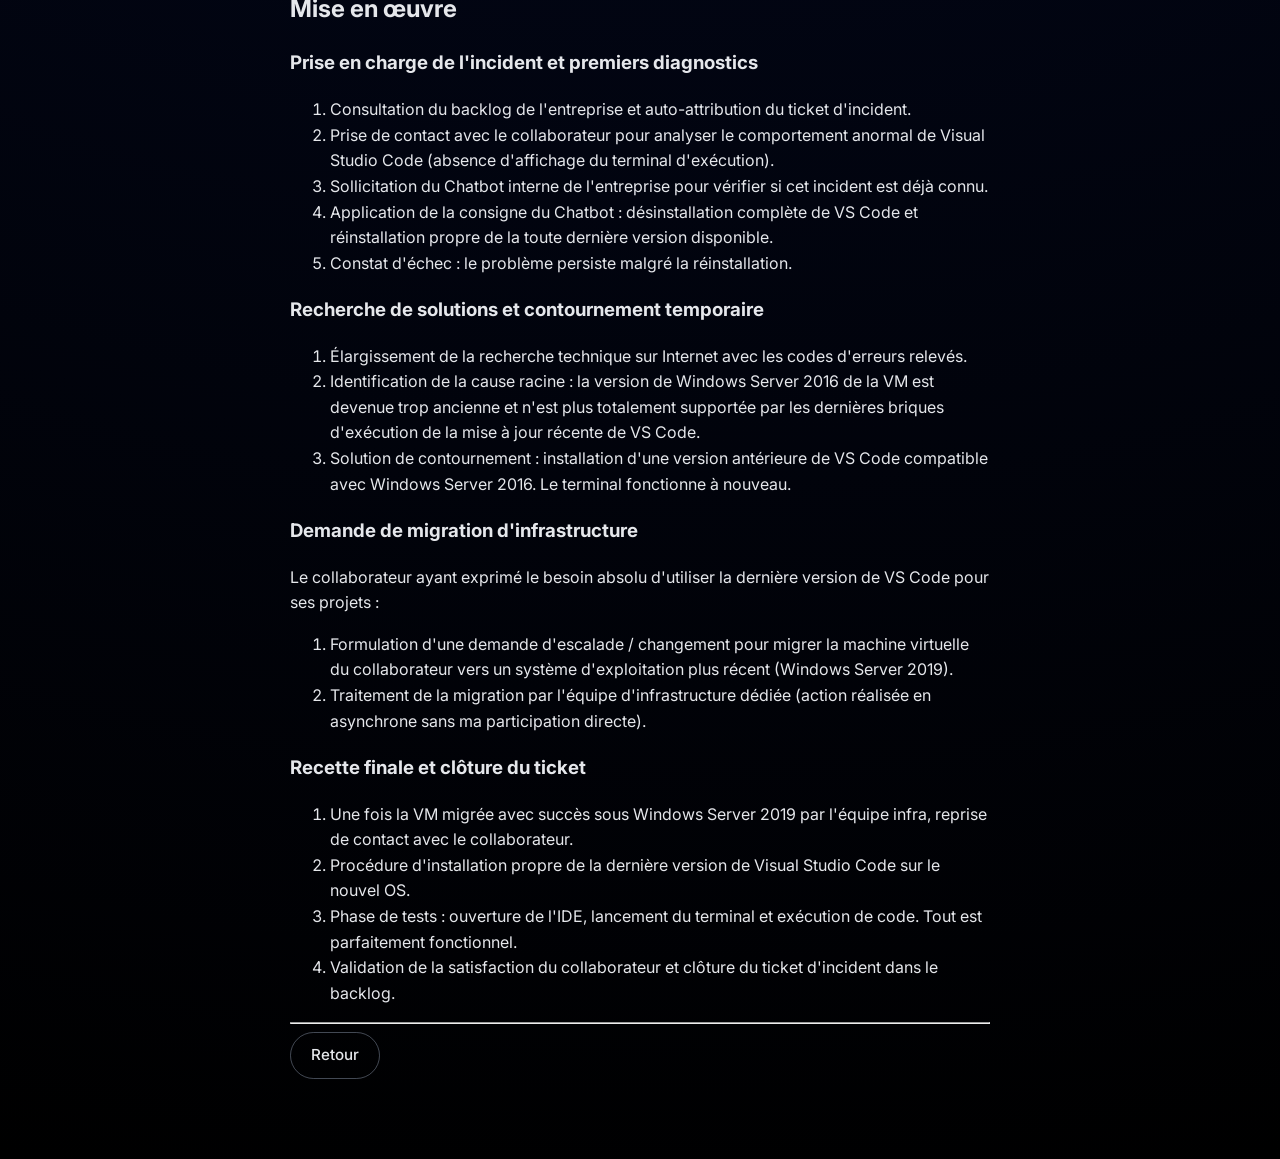
<file: e5-tickets-incident.html>
<!DOCTYPE html>
<html lang="fr">
<head>
  <meta charset="UTF-8" />
  <meta name="viewport" content="width=device-width, initial-scale=1.0" />
  <script>
    (function () {
      const savedTheme = localStorage.getItem('theme');
      document.documentElement.setAttribute('data-theme', savedTheme === 'light' ? 'light' : 'dark');
    })();
  </script>
  <title>E5 - Traitement des tickets incident</title>
  <link rel="stylesheet" href="styles.css" />
  <link rel="preconnect" href="https://fonts.googleapis.com">
  <link rel="preconnect" href="https://fonts.gstatic.com" crossorigin>
  <link href="https://fonts.googleapis.com/css2?family=Inter:wght@300;400;600;800&display=swap" rel="stylesheet">
</head>
<body>
  <main>
    <section class="section">
      <div class="contact-content" style="text-align:left;">
        <h2>BTS SIO</h2>
        <h3>Situation professionnelle numéro 2</h3>

        <h2>Résolution d'un incident d'environnement de développement et migration d'OS VM</h2>

        <h3>Description :</h3>
        <p>
          Le maintien en condition opérationnelle des outils de développement est crucial pour les
          équipes de l'entreprise. Suite à un dysfonctionnement bloquant de l'application Visual Studio
          Code sur une machine virtuelle Windows Server 2016, un diagnostic a mis en évidence une
          incompatibilité de version d'OS. L'incident a nécessité une solution temporaire puis une
          demande de migration de la VM vers Windows Server 2019 pour répondre au besoin du
          collaborateur.
        </p>

        <hr>

        <h2>Plan de la situation</h2>
        <h3>Le cahier des charges</h3>
        <ul>
          <li>L'expression des besoins</li>
          <li>La description de l'existant</li>
          <li>L'analyse des choix</li>
        </ul>

        <h3>Mise en œuvre</h3>
        <ul>
          <li>Prise en charge de l'incident et premiers diagnostics</li>
          <li>Recherche de solutions et contournement temporaire</li>
          <li>Demande de migration d'infrastructure</li>
          <li>Recette finale et clôture du ticket</li>
        </ul>

        <hr>

        <h2>Le cahier des charges</h2>

        <h3>L'expression des besoins</h3>
        <p>
          Un collaborateur de l'entreprise est bloqué dans son travail quotidien : lorsqu'il tente d'exécuter
          son code depuis l'IDE Visual Studio Code, le terminal intégré ne s'affiche pas et génère un
          message d'erreur. L'objectif est de rétablir un environnement de développement pleinement
          fonctionnel avec la version la plus récente possible de l'application.
        </p>

        <h3>La description de l'existant</h3>
        <p>
          Le collaborateur travaille à distance sur une machine virtuelle (VM) hébergée sur
          l'infrastructure de l'entreprise. Le système d'exploitation de cette VM est Windows Server 2016.
        </p>

        <h3>L'analyse des choix</h3>
        <p>Lors de la résolution de cet incident, plusieurs étapes logiques d'analyse ont été menées :</p>
        <ul>
          <li><strong>La réinstallation propre :</strong> Recommandée par les outils internes pour éliminer un problème de corruption de fichiers.</li>
          <li><strong>Le "Downgrade" (Rétrogradation de version) :</strong> Choisi comme solution de secours immédiate pour débloquer le collaborateur.</li>
          <li><strong>La migration de l'OS de la VM :</strong> Solution pérenne retenue pour permettre l'exécution de la dernière version logicielle de VS Code, exigeant des prérequis système plus récents.</li>
        </ul>

        <hr>

        <h2>Mise en œuvre</h2>

        <h3>Prise en charge de l'incident et premiers diagnostics</h3>
        <ol>
          <li>Consultation du backlog de l'entreprise et auto-attribution du ticket d'incident.</li>
          <li>Prise de contact avec le collaborateur pour analyser le comportement anormal de Visual Studio Code (absence d'affichage du terminal d'exécution).</li>
          <li>Sollicitation du Chatbot interne de l'entreprise pour vérifier si cet incident est déjà connu.</li>
          <li>Application de la consigne du Chatbot : désinstallation complète de VS Code et réinstallation propre de la toute dernière version disponible.</li>
          <li>Constat d'échec : le problème persiste malgré la réinstallation.</li>
        </ol>

        <h3>Recherche de solutions et contournement temporaire</h3>
        <ol>
          <li>Élargissement de la recherche technique sur Internet avec les codes d'erreurs relevés.</li>
          <li>Identification de la cause racine : la version de Windows Server 2016 de la VM est devenue trop ancienne et n'est plus totalement supportée par les dernières briques d'exécution de la mise à jour récente de VS Code.</li>
          <li>Solution de contournement : installation d'une version antérieure de VS Code compatible avec Windows Server 2016. Le terminal fonctionne à nouveau.</li>
        </ol>

        <h3>Demande de migration d'infrastructure</h3>
        <p>
          Le collaborateur ayant exprimé le besoin absolu d'utiliser la dernière version de VS Code pour
          ses projets :
        </p>
        <ol>
          <li>Formulation d'une demande d'escalade / changement pour migrer la machine virtuelle du collaborateur vers un système d'exploitation plus récent (Windows Server 2019).</li>
          <li>Traitement de la migration par l'équipe d'infrastructure dédiée (action réalisée en asynchrone sans ma participation directe).</li>
        </ol>

        <h3>Recette finale et clôture du ticket</h3>
        <ol>
          <li>Une fois la VM migrée avec succès sous Windows Server 2019 par l'équipe infra, reprise de contact avec le collaborateur.</li>
          <li>Procédure d'installation propre de la dernière version de Visual Studio Code sur le nouvel OS.</li>
          <li>Phase de tests : ouverture de l'IDE, lancement du terminal et exécution de code. Tout est parfaitement fonctionnel.</li>
          <li>Validation de la satisfaction du collaborateur et clôture du ticket d'incident dans le backlog.</li>
        </ol>

        <hr>

        <a href="index.html#projects-pro" class="btn secondary">Retour</a>
      </div>
    </section>
  </main>
</body>
</html>
</file>
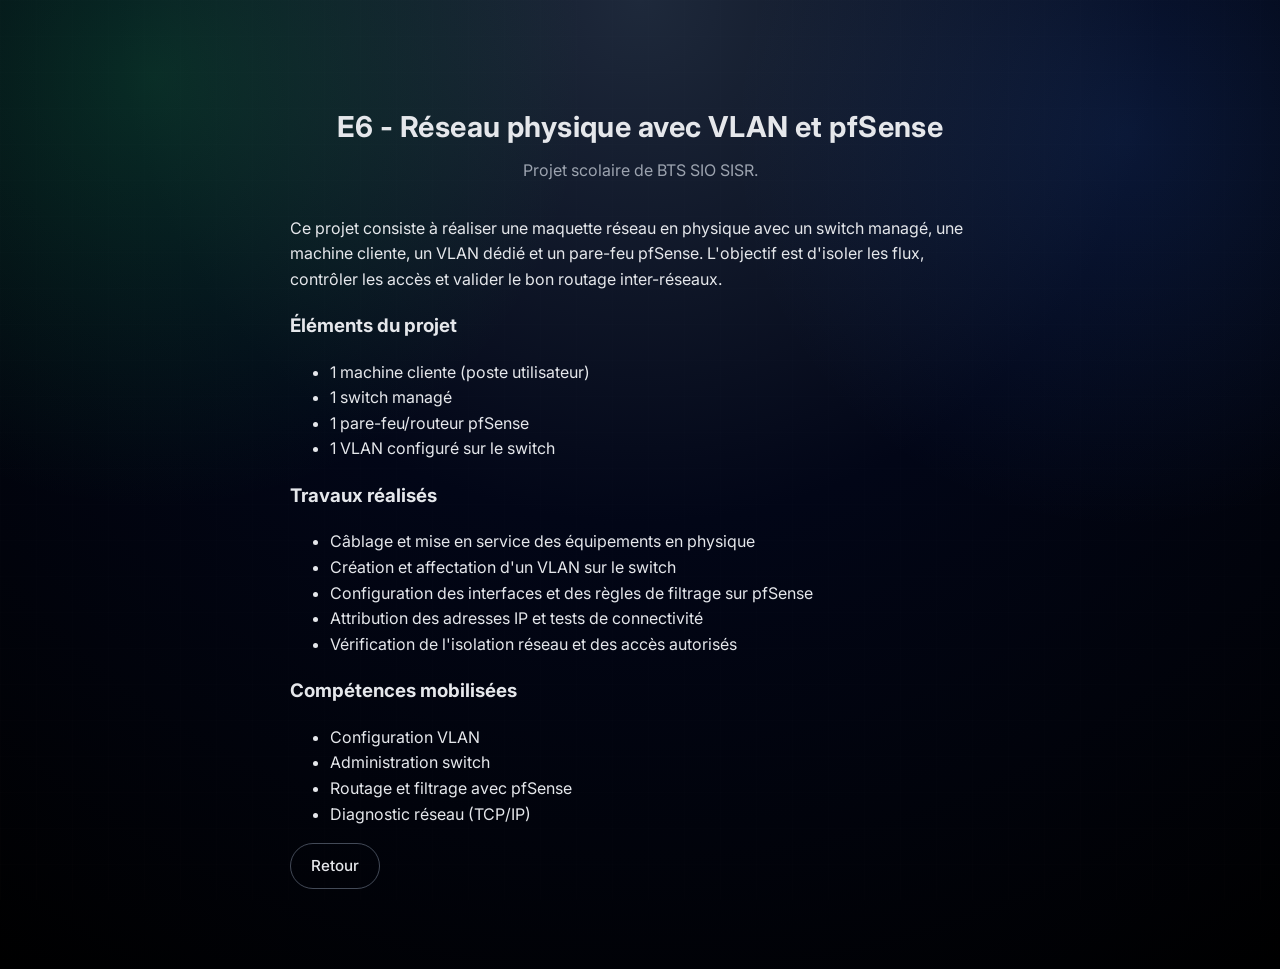
<file: e6-cybersecurite-supervision.html>
<!DOCTYPE html>
<html lang="fr">
<head>
  <meta charset="UTF-8" />
  <meta name="viewport" content="width=device-width, initial-scale=1.0" />
  <script>
    (function () {
      const savedTheme = localStorage.getItem('theme');
      document.documentElement.setAttribute('data-theme', savedTheme === 'light' ? 'light' : 'dark');
    })();
  </script>
  <title>E6 - Réseau physique avec VLAN et pfSense</title>
  <link rel="stylesheet" href="styles.css" />
  <link rel="preconnect" href="https://fonts.googleapis.com">
  <link rel="preconnect" href="https://fonts.gstatic.com" crossorigin>
  <link href="https://fonts.googleapis.com/css2?family=Inter:wght@300;400;600;800&display=swap" rel="stylesheet">
</head>
<body>
  <main>
    <section class="section">
      <div class="section-title">
        <h2>E6 - Réseau physique avec VLAN et pfSense</h2>
        <p>Projet scolaire de BTS SIO SISR.</p>
      </div>
      <div class="contact-content" style="text-align:left;">
        <p>Ce projet consiste à réaliser une maquette réseau en physique avec un switch managé, une machine cliente, un VLAN dédié et un pare-feu pfSense. L'objectif est d'isoler les flux, contrôler les accès et valider le bon routage inter-réseaux.</p>
        <h3>Éléments du projet</h3>
        <ul>
          <li>1 machine cliente (poste utilisateur)</li>
          <li>1 switch managé</li>
          <li>1 pare-feu/routeur pfSense</li>
          <li>1 VLAN configuré sur le switch</li>
        </ul>
        <h3>Travaux réalisés</h3>
        <ul>
          <li>Câblage et mise en service des équipements en physique</li>
          <li>Création et affectation d'un VLAN sur le switch</li>
          <li>Configuration des interfaces et des règles de filtrage sur pfSense</li>
          <li>Attribution des adresses IP et tests de connectivité</li>
          <li>Vérification de l'isolation réseau et des accès autorisés</li>
        </ul>
        <h3>Compétences mobilisées</h3>
        <ul>
          <li>Configuration VLAN</li>
          <li>Administration switch</li>
          <li>Routage et filtrage avec pfSense</li>
          <li>Diagnostic réseau (TCP/IP)</li>
        </ul>
        <a href="index.html#projects-scolaires" class="btn secondary">Retour</a>
      </div>
    </section>
  </main>
</body>
</html>
</file>
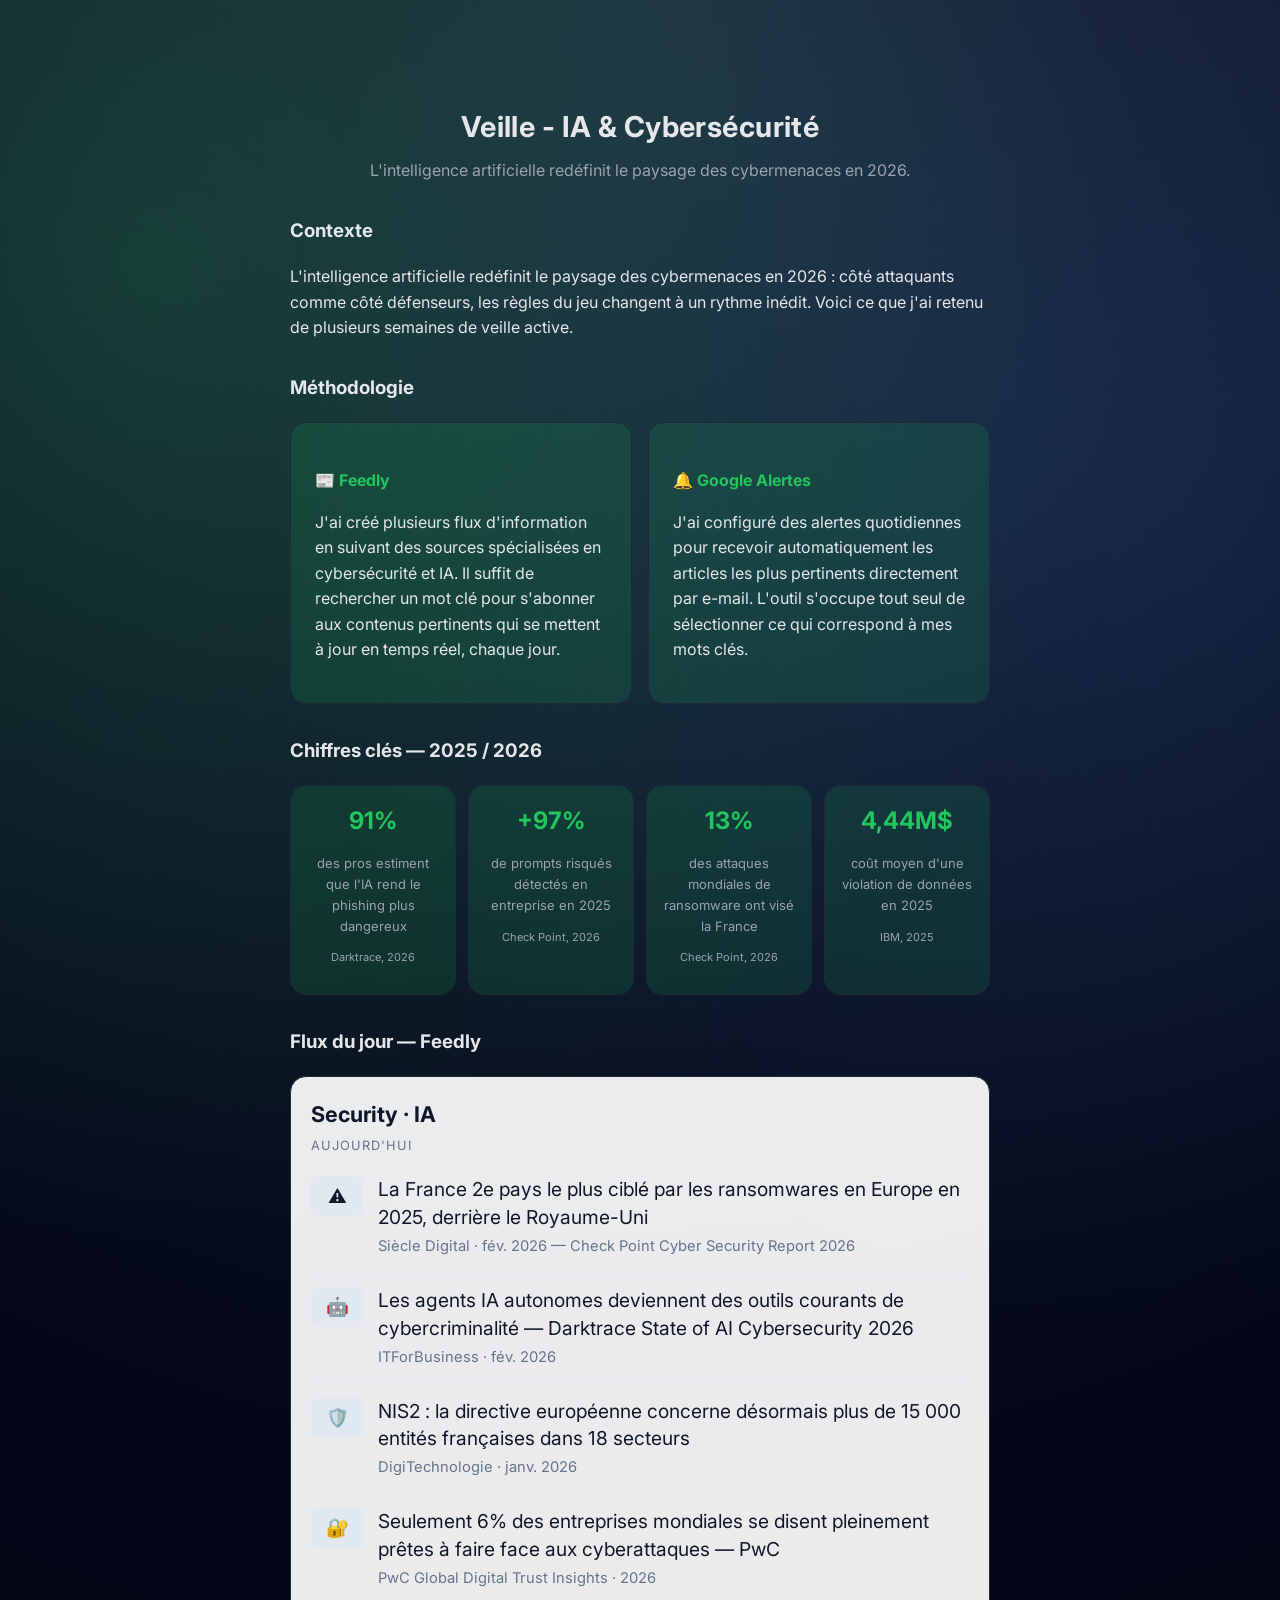
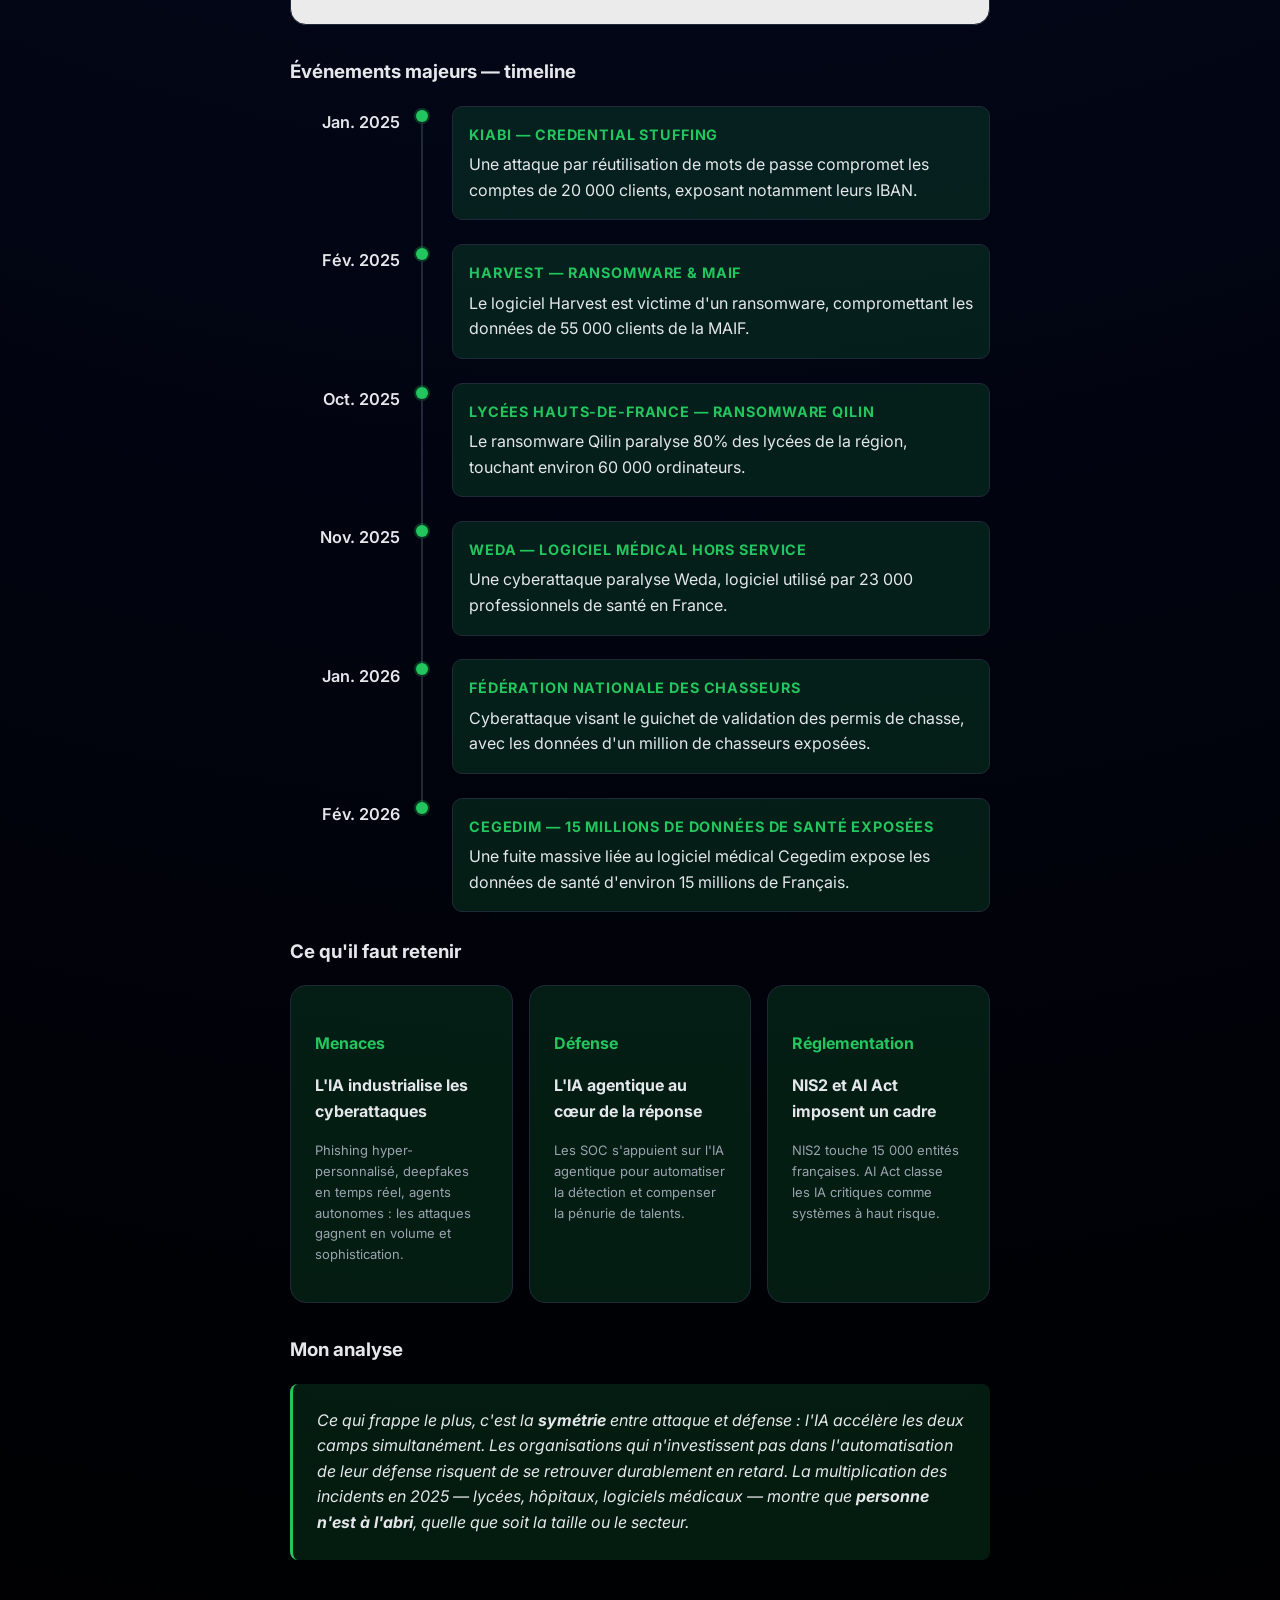
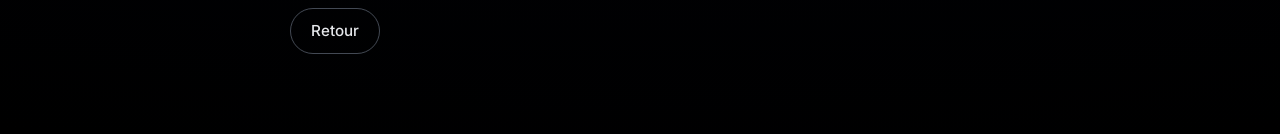
<file: ia-cybersecurite.html>
<!DOCTYPE html>
<html lang="fr">
<head>
  <meta charset="UTF-8" />
  <meta name="viewport" content="width=device-width, initial-scale=1.0" />
  <script>
    (function () {
      const savedTheme = localStorage.getItem('theme');
      document.documentElement.setAttribute('data-theme', savedTheme === 'light' ? 'light' : 'dark');
    })();
  </script>
  <title>Veille - IA et Cybersécurité</title>
  <link rel="stylesheet" href="styles.css" />
  <link rel="preconnect" href="https://fonts.googleapis.com">
  <link rel="preconnect" href="https://fonts.gstatic.com" crossorigin>
  <link href="https://fonts.googleapis.com/css2?family=Inter:wght@300;400;600;800&display=swap" rel="stylesheet">
  <style>
    .veille-feed {
      margin-bottom: 2rem;
      border: 1px solid var(--border);
      border-radius: var(--radius-lg);
      background: rgba(255, 255, 255, 0.92);
      color: #111827;
      padding: 1.25rem;
    }

    :root[data-theme="light"] .veille-feed {
      background: #f8fafc;
    }

    .veille-feed h4 {
      margin: 0;
      font-size: 1.6rem;
      line-height: 1.2;
      color: #0f172a;
    }

    .veille-feed-tag {
      margin: 0.3rem 0 1rem;
      font-size: 0.8rem;
      letter-spacing: 0.08em;
      text-transform: uppercase;
      color: #64748b;
    }

    .veille-feed-item {
      display: flex;
      gap: 0.95rem;
      align-items: flex-start;
      padding: 0.85rem 0;
      border-top: 1px solid #e2e8f0;
    }

    .veille-feed-item:first-of-type {
      border-top: 0;
      padding-top: 0.25rem;
    }

    .veille-feed-icon {
      width: 52px;
      height: 40px;
      border-radius: 8px;
      display: inline-flex;
      align-items: center;
      justify-content: center;
      font-size: 1.15rem;
      flex-shrink: 0;
      background: #e2e8f0;
    }

    .veille-feed-title {
      margin: 0;
      font-size: 1.35rem;
      font-weight: 700;
      color: #0f172a;
    }

    .veille-feed-line {
      margin: 0;
      font-size: 1.2rem;
      color: #0f172a;
      line-height: 1.45;
    }

    .veille-feed-meta {
      margin: 0.2rem 0 0;
      font-size: 0.92rem;
      color: #64748b;
    }

    .timeline {
      margin-top: 0.5rem;
      display: flex;
      flex-direction: column;
      gap: 1.15rem;
    }

    .timeline-item {
      display: grid;
      grid-template-columns: 110px 20px 1fr;
      gap: 1rem;
      align-items: start;
    }

    .timeline-date {
      font-size: 1.02rem;
      font-weight: 600;
      color: var(--text);
      text-align: right;
      padding-top: 0.2rem;
    }

    .timeline-marker {
      position: relative;
      min-height: 120px;
    }

    .timeline-dot {
      width: 12px;
      height: 12px;
      border-radius: 50%;
      background: var(--accent);
      box-shadow: 0 0 0 2px rgba(34, 197, 94, 0.25);
      margin-top: 0.25rem;
    }

    .timeline-line {
      position: absolute;
      top: 16px;
      left: 5px;
      width: 2px;
      bottom: -26px;
      background: var(--border);
    }

    .timeline-item:last-child .timeline-line {
      display: none;
    }

    .timeline-card {
      background: var(--accent-soft);
      border: 1px solid var(--border);
      border-radius: 10px;
      padding: 1rem;
    }

    .timeline-card h4 {
      margin: 0 0 0.4rem;
      color: var(--accent);
      text-transform: uppercase;
      letter-spacing: 0.06em;
      font-size: 0.9rem;
    }

    .timeline-card p {
      margin: 0;
      color: var(--text);
    }

    .timeline-read {
      display: inline-flex;
      margin-top: 0.7rem;
      padding: 0.3rem 0.75rem;
      border-radius: 8px;
      border: 1px solid var(--border);
      color: var(--text);
      text-decoration: none;
      background: rgba(15, 23, 42, 0.35);
      font-size: 0.9rem;
    }

    @media (max-width: 760px) {
      .timeline-item {
        grid-template-columns: 86px 18px 1fr;
        gap: 0.75rem;
      }

      .timeline-date {
        font-size: 0.95rem;
      }
    }

    @media (max-width: 640px) {
      .timeline-item {
        grid-template-columns: 1fr;
      }

      .timeline-date {
        text-align: left;
        padding: 0;
      }

      .timeline-marker {
        display: none;
      }
    }
  </style>
</head>
<body>
  <main>
    <section class="section">
      <div class="section-title">
        <h2>Veille - IA & Cybersécurité</h2>
        <p>L'intelligence artificielle redéfinit le paysage des cybermenaces en 2026.</p>
      </div>
      
      <div class="contact-content" style="text-align:left;">
        <h3>Contexte</h3>
        <p>L'intelligence artificielle redéfinit le paysage des cybermenaces en 2026 : côté attaquants comme côté défenseurs, les règles du jeu changent à un rythme inédit. Voici ce que j'ai retenu de plusieurs semaines de veille active.</p>
        
        <h3 style="margin-top: 2rem;">Méthodologie</h3>
        <div style="display: grid; grid-template-columns: 1fr 1fr; gap: 16px; margin-bottom: 2rem;">
          <div style="background: var(--accent-soft); border: 1px solid var(--border); border-radius: var(--radius-lg); padding: 1.5rem;">
            <h4 style="color: var(--accent); margin-bottom: 0.5rem;">📰 Feedly</h4>
            <p>J'ai créé plusieurs flux d'information en suivant des sources spécialisées en cybersécurité et IA. Il suffit de rechercher un mot clé pour s'abonner aux contenus pertinents qui se mettent à jour en temps réel, chaque jour.</p>
          </div>
          <div style="background: var(--accent-soft); border: 1px solid var(--border); border-radius: var(--radius-lg); padding: 1.5rem;">
            <h4 style="color: var(--accent); margin-bottom: 0.5rem;">🔔 Google Alertes</h4>
            <p>J'ai configuré des alertes quotidiennes pour recevoir automatiquement les articles les plus pertinents directement par e-mail. L'outil s'occupe tout seul de sélectionner ce qui correspond à mes mots clés.</p>
          </div>
        </div>

        <h3>Chiffres clés — 2025 / 2026</h3>
        <div style="display: grid; grid-template-columns: repeat(4, 1fr); gap: 12px; margin-bottom: 2rem;">
          <div style="background: var(--accent-soft); border: 1px solid var(--border); border-radius: var(--radius-lg); padding: 1rem; text-align: center;">
            <div style="font-size: 24px; font-weight: 700; color: var(--accent); margin-bottom: 0.5rem;">91%</div>
            <p style="font-size: 13px; color: var(--muted);">des pros estiment que l'IA rend le phishing plus dangereux</p>
            <p style="font-size: 11px; color: var(--muted); margin-top: 0.5rem;">Darktrace, 2026</p>
          </div>
          <div style="background: var(--accent-soft); border: 1px solid var(--border); border-radius: var(--radius-lg); padding: 1rem; text-align: center;">
            <div style="font-size: 24px; font-weight: 700; color: var(--accent); margin-bottom: 0.5rem;">+97%</div>
            <p style="font-size: 13px; color: var(--muted);">de prompts risqués détectés en entreprise en 2025</p>
            <p style="font-size: 11px; color: var(--muted); margin-top: 0.5rem;">Check Point, 2026</p>
          </div>
          <div style="background: var(--accent-soft); border: 1px solid var(--border); border-radius: var(--radius-lg); padding: 1rem; text-align: center;">
            <div style="font-size: 24px; font-weight: 700; color: var(--accent); margin-bottom: 0.5rem;">13%</div>
            <p style="font-size: 13px; color: var(--muted);">des attaques mondiales de ransomware ont visé la France</p>
            <p style="font-size: 11px; color: var(--muted); margin-top: 0.5rem;">Check Point, 2026</p>
          </div>
          <div style="background: var(--accent-soft); border: 1px solid var(--border); border-radius: var(--radius-lg); padding: 1rem; text-align: center;">
            <div style="font-size: 24px; font-weight: 700; color: var(--accent); margin-bottom: 0.5rem;">4,44M$</div>
            <p style="font-size: 13px; color: var(--muted);">coût moyen d'une violation de données en 2025</p>
            <p style="font-size: 11px; color: var(--muted); margin-top: 0.5rem;">IBM, 2025</p>
          </div>
        </div>

        <h3>Flux du jour — Feedly</h3>
        <div class="veille-feed">
          <p class="veille-feed-title">Security · IA</p>
          <p class="veille-feed-tag">Aujourd'hui</p>

          <div class="veille-feed-item">
            <span class="veille-feed-icon">⚠️</span>
            <div>
              <p class="veille-feed-line">La France 2e pays le plus ciblé par les ransomwares en Europe en 2025, derrière le Royaume-Uni</p>
              <p class="veille-feed-meta">Siècle Digital · fév. 2026 — Check Point Cyber Security Report 2026</p>
            </div>
          </div>

          <div class="veille-feed-item">
            <span class="veille-feed-icon">🤖</span>
            <div>
              <p class="veille-feed-line">Les agents IA autonomes deviennent des outils courants de cybercriminalité — Darktrace State of AI Cybersecurity 2026</p>
              <p class="veille-feed-meta">ITForBusiness · fév. 2026</p>
            </div>
          </div>

          <div class="veille-feed-item">
            <span class="veille-feed-icon">🛡️</span>
            <div>
              <p class="veille-feed-line">NIS2 : la directive européenne concerne désormais plus de 15 000 entités françaises dans 18 secteurs</p>
              <p class="veille-feed-meta">DigiTechnologie · janv. 2026</p>
            </div>
          </div>

          <div class="veille-feed-item">
            <span class="veille-feed-icon">🔐</span>
            <div>
              <p class="veille-feed-line">Seulement 6% des entreprises mondiales se disent pleinement prêtes à faire face aux cyberattaques — PwC</p>
              <p class="veille-feed-meta">PwC Global Digital Trust Insights · 2026</p>
            </div>
          </div>
        </div>

        <h3>Événements majeurs — timeline</h3>
        <div class="timeline">
          <article class="timeline-item">
            <div class="timeline-date">Jan. 2025</div>
            <div class="timeline-marker">
              <div class="timeline-dot"></div>
              <div class="timeline-line"></div>
            </div>
            <div class="timeline-card">
              <h4>Kiabi — Credential Stuffing</h4>
              <p>Une attaque par réutilisation de mots de passe compromet les comptes de 20 000 clients, exposant notamment leurs IBAN.</p>
            </div>
          </article>

          <article class="timeline-item">
            <div class="timeline-date">Fév. 2025</div>
            <div class="timeline-marker">
              <div class="timeline-dot"></div>
              <div class="timeline-line"></div>
            </div>
            <div class="timeline-card">
              <h4>Harvest — Ransomware & MAIF</h4>
              <p>Le logiciel Harvest est victime d'un ransomware, compromettant les données de 55 000 clients de la MAIF.</p>
            </div>
          </article>

          <article class="timeline-item">
            <div class="timeline-date">Oct. 2025</div>
            <div class="timeline-marker">
              <div class="timeline-dot"></div>
              <div class="timeline-line"></div>
            </div>
            <div class="timeline-card">
              <h4>Lycées Hauts-de-France — Ransomware Qilin</h4>
              <p>Le ransomware Qilin paralyse 80% des lycées de la région, touchant environ 60 000 ordinateurs.</p>
            </div>
          </article>

          <article class="timeline-item">
            <div class="timeline-date">Nov. 2025</div>
            <div class="timeline-marker">
              <div class="timeline-dot"></div>
              <div class="timeline-line"></div>
            </div>
            <div class="timeline-card">
              <h4>Weda — Logiciel médical hors service</h4>
              <p>Une cyberattaque paralyse Weda, logiciel utilisé par 23 000 professionnels de santé en France.</p>
            </div>
          </article>

          <article class="timeline-item">
            <div class="timeline-date">Jan. 2026</div>
            <div class="timeline-marker">
              <div class="timeline-dot"></div>
              <div class="timeline-line"></div>
            </div>
            <div class="timeline-card">
              <h4>Fédération nationale des chasseurs</h4>
              <p>Cyberattaque visant le guichet de validation des permis de chasse, avec les données d'un million de chasseurs exposées.</p>
            </div>
          </article>

          <article class="timeline-item">
            <div class="timeline-date">Fév. 2026</div>
            <div class="timeline-marker">
              <div class="timeline-dot"></div>
              <div class="timeline-line"></div>
            </div>
            <div class="timeline-card">
              <h4>Cegedim — 15 millions de données de santé exposées</h4>
              <p>Une fuite massive liée au logiciel médical Cegedim expose les données de santé d'environ 15 millions de Français.</p>
            </div>
          </article>
        </div>

        <h3>Ce qu'il faut retenir</h3>
        <div style="display: grid; grid-template-columns: repeat(3, 1fr); gap: 16px; margin-bottom: 2rem;">
          <div style="background: var(--accent-soft); border: 1px solid var(--border); border-radius: var(--radius-lg); padding: 1.5rem;">
            <h4 style="color: var(--accent); margin-bottom: 0.75rem;">Menaces</h4>
            <p><strong>L'IA industrialise les cyberattaques</strong></p>
            <p style="font-size: 13px; color: var(--muted); margin-top: 0.75rem;">Phishing hyper-personnalisé, deepfakes en temps réel, agents autonomes : les attaques gagnent en volume et sophistication.</p>
          </div>
          <div style="background: var(--accent-soft); border: 1px solid var(--border); border-radius: var(--radius-lg); padding: 1.5rem;">
            <h4 style="color: var(--accent); margin-bottom: 0.75rem;">Défense</h4>
            <p><strong>L'IA agentique au cœur de la réponse</strong></p>
            <p style="font-size: 13px; color: var(--muted); margin-top: 0.75rem;">Les SOC s'appuient sur l'IA agentique pour automatiser la détection et compenser la pénurie de talents.</p>
          </div>
          <div style="background: var(--accent-soft); border: 1px solid var(--border); border-radius: var(--radius-lg); padding: 1.5rem;">
            <h4 style="color: var(--accent); margin-bottom: 0.75rem;">Réglementation</h4>
            <p><strong>NIS2 et AI Act imposent un cadre</strong></p>
            <p style="font-size: 13px; color: var(--muted); margin-top: 0.75rem;">NIS2 touche 15 000 entités françaises. AI Act classe les IA critiques comme systèmes à haut risque.</p>
          </div>
        </div>

        <h3>Mon analyse</h3>
        <p style="font-style: italic; padding: 1.5rem; background: var(--accent-soft); border-left: 3px solid var(--accent); border-radius: 8px;">
          Ce qui frappe le plus, c'est la <strong>symétrie</strong> entre attaque et défense : l'IA accélère les deux camps simultanément. Les organisations qui n'investissent pas dans l'automatisation de leur défense risquent de se retrouver durablement en retard. La multiplication des incidents en 2025 — lycées, hôpitaux, logiciels médicaux — montre que <strong>personne n'est à l'abri</strong>, quelle que soit la taille ou le secteur.
        </p>

        <a href="index.html#veille" class="btn secondary" style="margin-top: 2rem;">Retour</a>
      </div>
    </section>
  </main>
</body>
</html>
</file>
<file: styles.css>
:root {
  /* Thème bleu / vert sombre */
  --bg: #020617;        /* fond principal très sombre bleu/gris */
  --bg-alt: #020617;    /* sections alternées quasi identiques pour continuité */
  --card: #020617;      /* cartes sombres */
  --accent: #22c55e;    /* vert principal */
  --accent-soft: rgba(34, 197, 94, 0.14);
  --text: #e5e7eb;      /* texte clair */
  --muted: #9ca3af;     /* texte secondaire */
  --border: #1f2937;    /* bordures discrètes */
  --radius-lg: 16px;
  --shadow-soft: 0 18px 45px rgba(15, 23, 42, 0.7);
  --shadow-card: 0 10px 30px rgba(15, 23, 42, 0.8);
  --neon-glow: 0 0 0 1px rgba(34, 197, 94, 0.35), 0 0 28px rgba(34, 197, 94, 0.2);
}

:root[data-theme="light"] {
  --bg: #ffffff;
  --bg-alt: #ffffff;
  --card: #ffffff;
  --accent: #22c55e;
  --accent-soft: rgba(34, 197, 94, 0.14);
  --text: #0f172a;
  --muted: #475569;
  --border: #cbd5e1;
  --shadow-soft: 0 14px 35px rgba(15, 23, 42, 0.12);
  --shadow-card: 0 10px 24px rgba(15, 23, 42, 0.1);
}

*,
*::before,
*::after {
  box-sizing: border-box;
}

body {
  margin: 0;
  font-family: "Inter", system-ui, -apple-system, BlinkMacSystemFont, sans-serif;
  background:
    radial-gradient(circle at 12% 8%, rgba(34, 197, 94, 0.2) 0, rgba(34, 197, 94, 0) 30%),
    radial-gradient(circle at 88% 14%, rgba(59, 130, 246, 0.14) 0, rgba(59, 130, 246, 0) 28%),
    radial-gradient(circle at top, #1e293b 0, #020617 45%, #000 100%);
  color: var(--text);
  line-height: 1.6;
  position: relative;
  overflow-x: hidden;
}

body::before {
  content: "";
  position: fixed;
  inset: 0;
  pointer-events: none;
  background-image:
    linear-gradient(rgba(148, 163, 184, 0.08) 1px, transparent 1px),
    linear-gradient(90deg, rgba(148, 163, 184, 0.08) 1px, transparent 1px);
  background-size: 36px 36px;
  opacity: 0.18;
  z-index: -1;
}

:root[data-theme="light"] body {
  background: #ffffff;
}

:root[data-theme="light"] body::before {
  opacity: 0.05;
}

/* NAVBAR / HERO */

.hero {
  min-height: 100vh;
  padding: 24px clamp(20px, 4vw, 60px) 80px;
  display: flex;
  flex-direction: column;
  background:
    radial-gradient(circle at 50% -10%, rgba(34, 197, 94, 0.18), transparent 52%),
    radial-gradient(circle at top, #1e293b 0, #020617 45%, #000 100%);
}

:root[data-theme="light"] .hero {
  background: #ffffff;
}

.navbar {
  display: flex;
  align-items: center;
  justify-content: center;
  padding: 12px 18px;
  border-radius: 999px;
  background: rgba(15, 23, 42, 0.92);
  border: 1px solid rgba(34, 197, 94, 0.22);
  backdrop-filter: blur(18px);
  box-shadow: 0 20px 45px rgba(15, 23, 42, 0.95), 0 0 0 1px rgba(34, 197, 94, 0.08);
  position: fixed;
  width: calc(100% - 40px);
  top: 16px;
  left: 50%;
  transform: translateX(-50%);
  z-index: 50;
}

:root[data-theme="light"] .navbar {
  background: rgba(255, 255, 255, 0.92);
  box-shadow: 0 12px 30px rgba(15, 23, 42, 0.12);
}

.logo {
  font-weight: 800;
  letter-spacing: 0.05em;
  font-size: 1.1rem;
  text-transform: uppercase;
}

.logo span {
  color: var(--accent);
}

.nav-links {
  list-style: none;
  display: flex;
  align-items: center;
  gap: 16px;
  margin: 0;
  padding: 0;
  justify-content: center;
}

.nav-links li {
  display: flex;
  align-items: center;
}

.theme-toggle {
  color: var(--muted);
  text-decoration: none;
  font-size: 1rem;
  width: 38px;
  height: 38px;
  padding: 0;
  border-radius: 999px;
  border: 1px solid transparent;
  background: transparent;
  display: inline-flex;
  align-items: center;
  justify-content: center;
  cursor: pointer;
  transition: background-color 0.2s ease, color 0.2s ease, box-shadow 0.2s ease, transform 0.2s ease;
}

.theme-toggle i {
  line-height: 1;
}

.theme-toggle:hover {
  color: #ffffff;
  background: var(--accent);
  box-shadow: var(--neon-glow);
  transform: translateY(-1px);
}

:root[data-theme="light"] .theme-toggle:hover {
  color: #ffffff;
}

.nav-links a {
  color: var(--muted);
  text-decoration: none;
  font-size: 0.95rem;
  padding: 8px 14px;
  border-radius: 999px;
  transition: background-color 0.2s ease, color 0.2s ease, box-shadow 0.2s ease, transform 0.2s ease;
}

.nav-links a:hover {
  color: #ffffff;
  background: var(--accent);
  box-shadow: var(--neon-glow);
  transform: translateY(-1px);
}

.nav-links a.active {
  color: #ffffff;
  background: var(--accent);
  box-shadow: var(--neon-glow);
}

/* HERO CONTENT */

.hero-content {
  flex: 1;
  display: flex;
  flex-direction: column;
  align-items: center;
  justify-content: center;
  margin-top: 60px;
}

.hero-text {
  text-align: center;
  max-width: 650px;
  margin: 0 auto;
}

.hero-text h1 {
  font-size: clamp(2.2rem, 4vw, 3.2rem);
  margin: 0 0 8px;
  line-height: 1.1;
}

.hero-text h1 span {
  color: var(--accent);
  white-space: normal;
  text-shadow: 0 0 24px rgba(34, 197, 94, 0.28);
}

.hero-text h2 {
  font-size: clamp(1.1rem, 2.3vw, 1.4rem);
  font-weight: 500;
  color: var(--muted);
  margin: 0 0 18px;
}

.hero-text p {
  max-width: 520px;
  color: var(--muted);
  margin-bottom: 24px;
}

.hero-actions {
  display: flex;
  flex-wrap: wrap;
  gap: 12px;
  justify-content: center;
}

.btn {
  display: inline-flex;
  align-items: center;
  justify-content: center;
  padding: 10px 20px;
  border-radius: 999px;
  border: 1px solid transparent;
  text-decoration: none;
  font-size: 0.95rem;
  font-weight: 500;
  cursor: pointer;
  transition: all 0.2s ease;
}

.btn.primary {
  background: linear-gradient(135deg, #22c55e, #16a34a);
  color: #020617;
  box-shadow: 0 16px 32px rgba(34, 197, 94, 0.5);
}

.btn.primary:hover {
  transform: translateY(-1px);
  box-shadow: 0 22px 48px rgba(34, 197, 94, 0.45);
}

.btn.secondary {
  background: transparent;
  color: var(--text);
  border-color: rgba(148, 163, 184, 0.45);
}

.btn.secondary:hover {
  background: rgba(34, 197, 94, 0.1);
  border-color: rgba(34, 197, 94, 0.6);
  box-shadow: var(--neon-glow);
}

/* SECTIONS GLOBALES */

.section {
  padding: 80px clamp(20px, 4vw, 60px);
}

.section-alt {
  background: radial-gradient(circle at top left, #020617 0, #020617 40%, #000 100%);
}

:root[data-theme="light"] .section-alt {
  background: #ffffff;
}

.section-title {
  text-align: center;
  margin-bottom: 32px;
}

.section-title h2 {
  font-size: 1.8rem;
  margin-bottom: 8px;
  letter-spacing: 0.015em;
}

.section-title p {
  margin: 0;
  color: var(--muted);
}

.project-block {
  min-height: 65vh;
  display: flex;
  flex-direction: column;
  justify-content: flex-start;
  padding: 24px 0;
}

.project-block + .project-block {
  margin-top: 5px;
}

/* ABOUT */

.about-grid {
  display: grid;
  grid-template-columns: minmax(0, 2fr) minmax(0, 1.5fr);
  gap: 30px;
  max-width: 950px;
  margin: 0 auto;
}

.about-details {
  background: rgba(2, 6, 23, 0.68);
  border-radius: 18px;
  border: 1px solid rgba(34, 197, 94, 0.22);
  padding: 20px 22px;
  box-shadow: var(--shadow-card);
  backdrop-filter: blur(8px);
}

:root[data-theme="light"] .about-details {
  background: #ffffff;
  border: 1px solid var(--border);
}

.about-details ul {
  list-style: none;
  margin: 0;
  padding: 0;
}

.about-details li + li {
  margin-top: 10px;
}

/* PROJETS */

.projects-grid {
  display: grid;
  grid-template-columns: repeat(auto-fit, minmax(260px, 1fr));
  gap: 22px;
  max-width: 1100px;
  margin: 0 auto;
}

.projects-split {
  display: grid;
  grid-template-columns: 1fr 1fr;
  gap: 24px;
  max-width: 1200px;
  margin: 0 auto;
  align-items: start;
}

.projects-column {
  display: flex;
  flex-direction: column;
  gap: 16px;
}

.projects-column h3 {
  margin: 0;
}

.projects-column p {
  color: var(--muted);
  margin: 0;
}

.project-card {
  background: rgba(2, 6, 23, 0.66);
  border: 1px solid rgba(34, 197, 94, 0.22);
  border-radius: 18px;
  padding: 20px 22px;
  box-shadow: var(--shadow-card);
  display: flex;
  flex-direction: column;
  gap: 12px;
  backdrop-filter: blur(10px);
  transition: transform 0.2s ease, box-shadow 0.2s ease, border-color 0.2s ease;
}

:root[data-theme="light"] .project-card {
  background: #ffffff;
  border: 1px solid var(--border);
}

.project-card h3 {
  margin: 0;
  font-size: 1.15rem;
}

.project-card:hover {
  transform: translateY(-3px);
  border-color: rgba(34, 197, 94, 0.45);
  box-shadow: 0 16px 36px rgba(15, 23, 42, 0.7), 0 0 0 1px rgba(34, 197, 94, 0.18);
}

.project-card p {
  margin: 0;
  color: var(--muted);
  font-size: 0.95rem;
}

.project-card .btn,
.watch-card .btn {
  align-self: flex-start;
  margin-top: auto;
}

.project-tags {
  list-style: none;
  display: flex;
  flex-wrap: wrap;
  gap: 8px;
  margin: 6px 0 0;
  padding: 0;
}

.project-tags li {
  font-size: 0.8rem;
  padding: 4px 9px;
  border-radius: 999px;
  background: rgba(15, 23, 42, 0.9);
  border: 1px solid rgba(55, 65, 81, 0.9);
  color: #e5e7eb;
}

.project-links {
  margin-top: 10px;
  display: flex;
  gap: 14px;
  flex-wrap: wrap;
}

.project-links a {
  font-size: 0.9rem;
  color: var(--accent);
  text-decoration: none;
}

.project-links a:hover {
  text-decoration: underline;
}

/* COMPÉTENCES */

.skills-grid {
  max-width: 1100px;
  margin: 0 auto;
  display: grid;
  grid-template-columns: repeat(5, minmax(0, 1fr));
  gap: 20px;
}

.skills-card {
  background: rgba(2, 6, 23, 0.66);
  border-radius: 18px;
  border: 1px solid rgba(34, 197, 94, 0.12);
  padding: 22px 16px;
  box-shadow: var(--shadow-card);
  min-height: 190px;
  display: flex;
  flex-direction: column;
  align-items: center;
  justify-content: center;
  text-align: center;
  transition: transform 0.2s ease, border-color 0.2s ease, box-shadow 0.2s ease;
  backdrop-filter: blur(8px);
}

:root[data-theme="light"] .skills-card {
  background: #ffffff;
  border: 1px solid var(--border);
}

.skills-card:hover {
  transform: translateY(-3px);
  border-color: var(--accent);
  box-shadow: 0 14px 34px rgba(34, 197, 94, 0.16), 0 0 0 1px rgba(34, 197, 94, 0.16);
}

.skill-icon {
  width: 54px;
  height: 54px;
  border-radius: 14px;
  display: flex;
  align-items: center;
  justify-content: center;
  background: transparent;
  border: none;
  color: var(--accent);
  font-weight: 800;
  margin-bottom: 14px;
}

.skill-icon i {
  font-size: 2.2rem;
  line-height: 1;
}

.skills-card h3 {
  margin: 0;
  font-size: 0.98rem;
  font-weight: 700;
  min-height: 56px;
  display: flex;
  align-items: center;
  justify-content: center;
}

@media (max-width: 900px) {
  .skills-grid {
    grid-template-columns: repeat(3, minmax(0, 1fr));
  }
}

@media (max-width: 640px) {
  .skills-grid {
    grid-template-columns: repeat(2, minmax(0, 1fr));
  }
}

/* ENTREPRISE */

#entreprise .contact-content {
  text-align: left;
}

#entreprise h3,
#entreprise h4 {
  margin-top: 0;
  margin-bottom: 10px;
}

#entreprise ul {
  margin: 0 0 20px;
  padding-left: 20px;
  list-style-position: outside;
}

#entreprise li {
  padding-left: 0;
}

#entreprise li + li {
  margin-top: 6px;
}

/* VEILLE TECHNOLOGIQUE */

.watch-grid {
  max-width: 1100px;
  margin: 0 auto;
  display: grid;
  grid-template-columns: repeat(auto-fit, minmax(260px, 1fr));
  gap: 22px;
}

.watch-card {
  background: rgba(2, 6, 23, 0.66);
  border-radius: 18px;
  border: 1px solid rgba(34, 197, 94, 0.22);
  padding: 20px 22px;
  box-shadow: var(--shadow-card);
  display: flex;
  flex-direction: column;
  gap: 12px;
  backdrop-filter: blur(10px);
  transition: transform 0.2s ease, box-shadow 0.2s ease, border-color 0.2s ease;
}

:root[data-theme="light"] .watch-card {
  background: #ffffff;
  border: 1px solid var(--border);
}

.watch-card h3 {
  margin-top: 0;
  margin-bottom: 8px;
  font-size: 1.05rem;
}

.watch-card p {
  margin: 0;
  color: var(--muted);
  font-size: 0.95rem;
}

.watch-card:hover {
  transform: translateY(-3px);
  border-color: rgba(34, 197, 94, 0.45);
  box-shadow: 0 16px 36px rgba(15, 23, 42, 0.7), 0 0 0 1px rgba(34, 197, 94, 0.18);
}

/* CONTACT */

.contact-content {
  max-width: 700px;
  margin: 0 auto;
  text-align: center;
}

.contact-items {
  margin-top: 18px;
  display: flex;
  flex-direction: column;
  gap: 10px;
  align-items: center;
}

.contact-item {
  display: inline-flex;
  gap: 6px;
  align-items: baseline;
  color: var(--text);
  text-decoration: none;
  padding: 8px 14px;
  border-radius: 999px;
  background: rgba(2, 6, 23, 0.66);
  border: 1px solid rgba(34, 197, 94, 0.22);
  font-size: 0.9rem;
  backdrop-filter: blur(8px);
}

:root[data-theme="light"] .contact-item {
  background: #ffffff;
  border: 1px solid var(--border);
}

.contact-item span {
  color: var(--muted);
}

.contact-item:hover {
  border-color: var(--accent);
  box-shadow: var(--neon-glow);
}

/* FOOTER */

.footer {
  padding: 20px clamp(20px, 4vw, 60px) 30px;
  border-top: 1px solid var(--border);
  display: flex;
  justify-content: space-between;
  align-items: center;
  font-size: 0.85rem;
  color: var(--muted);
}

.footer a {
  color: var(--accent);
  text-decoration: none;
}

.footer a:hover {
  text-decoration: underline;
}

/* RESPONSIVE */

@media (max-width: 900px) {
  .hero-content {
    grid-template-columns: 1fr;
    text-align: left;
  }

  .hero-photo {
    order: -1;
  }

  .navbar {
    gap: 12px;
  }

  .nav-links {
    display: none; /* simple version pour mobile */
  }

  .section {
    padding-inline: 20px;
  }

  .about-grid {
    grid-template-columns: 1fr;
  }

  .footer {
    flex-direction: column;
    gap: 8px;
    text-align: center;
  }

  .projects-split {
    grid-template-columns: 1fr;
  }
}
</file>
